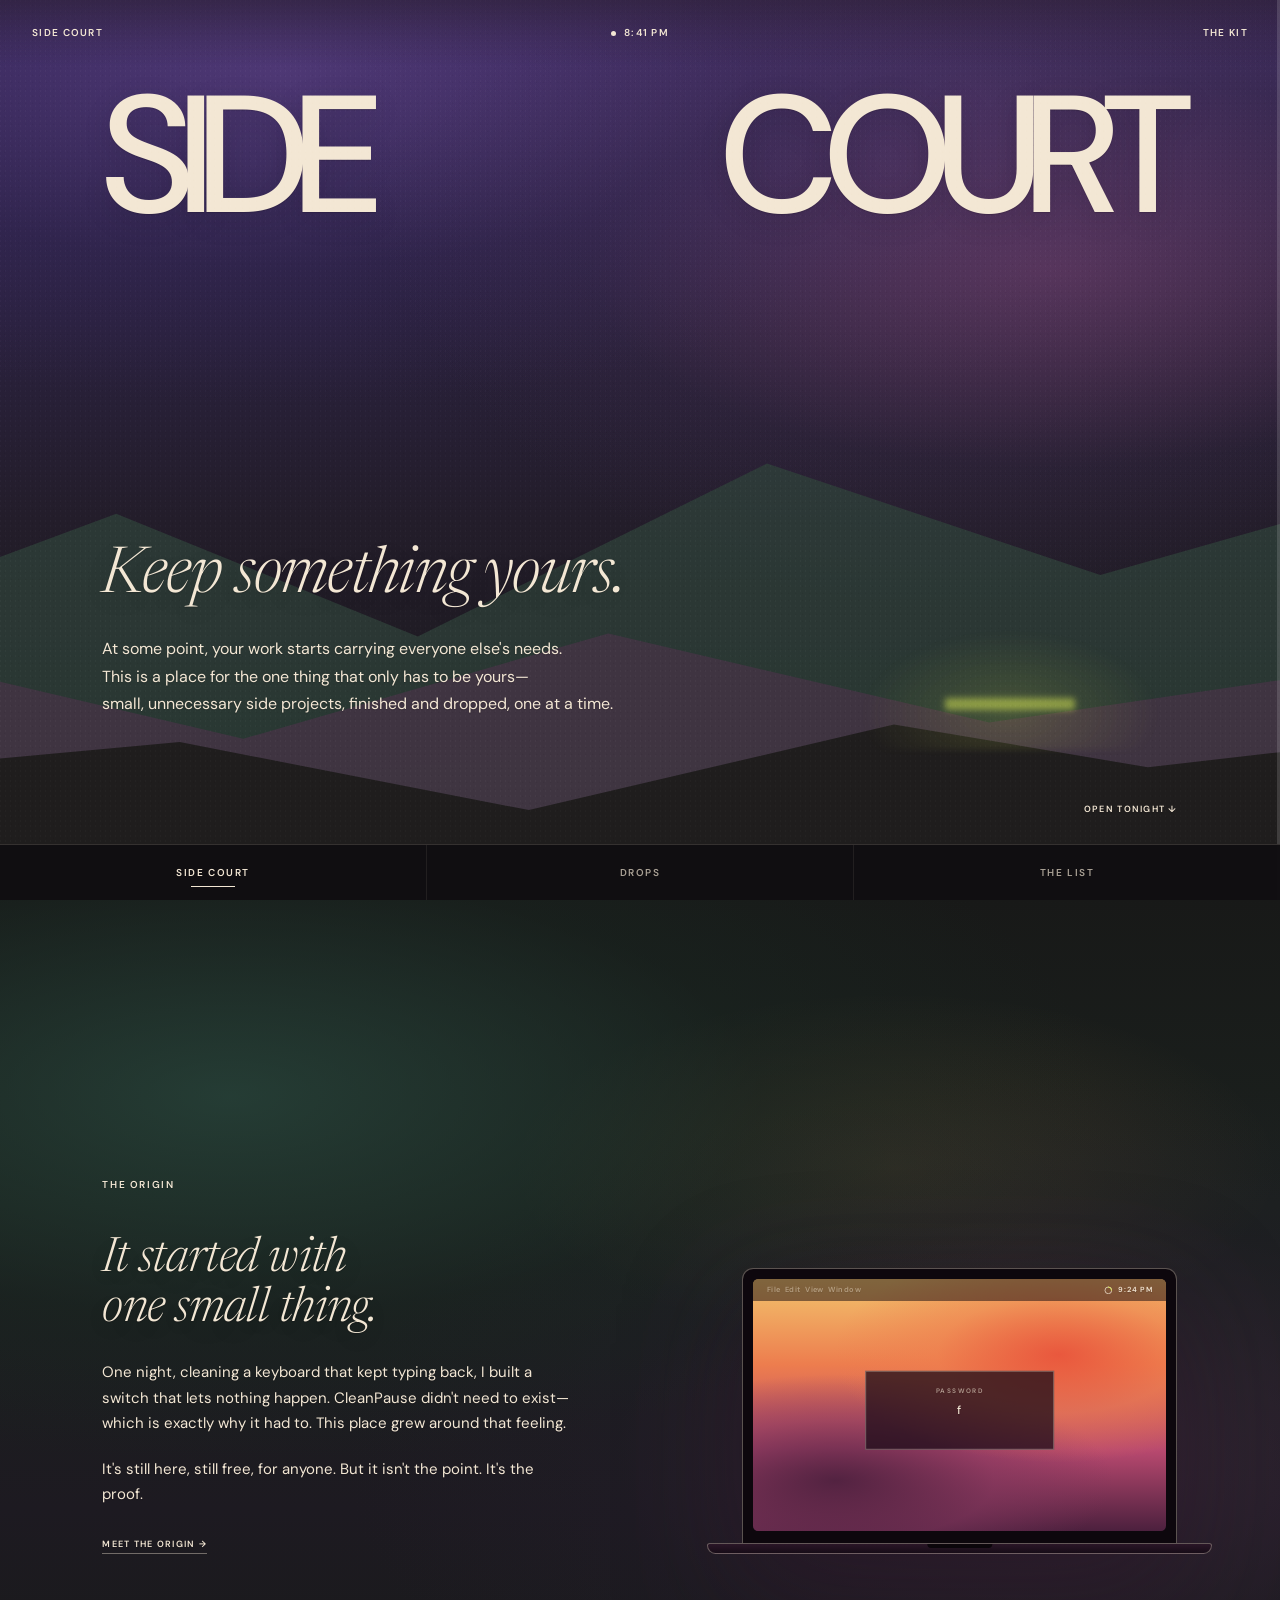
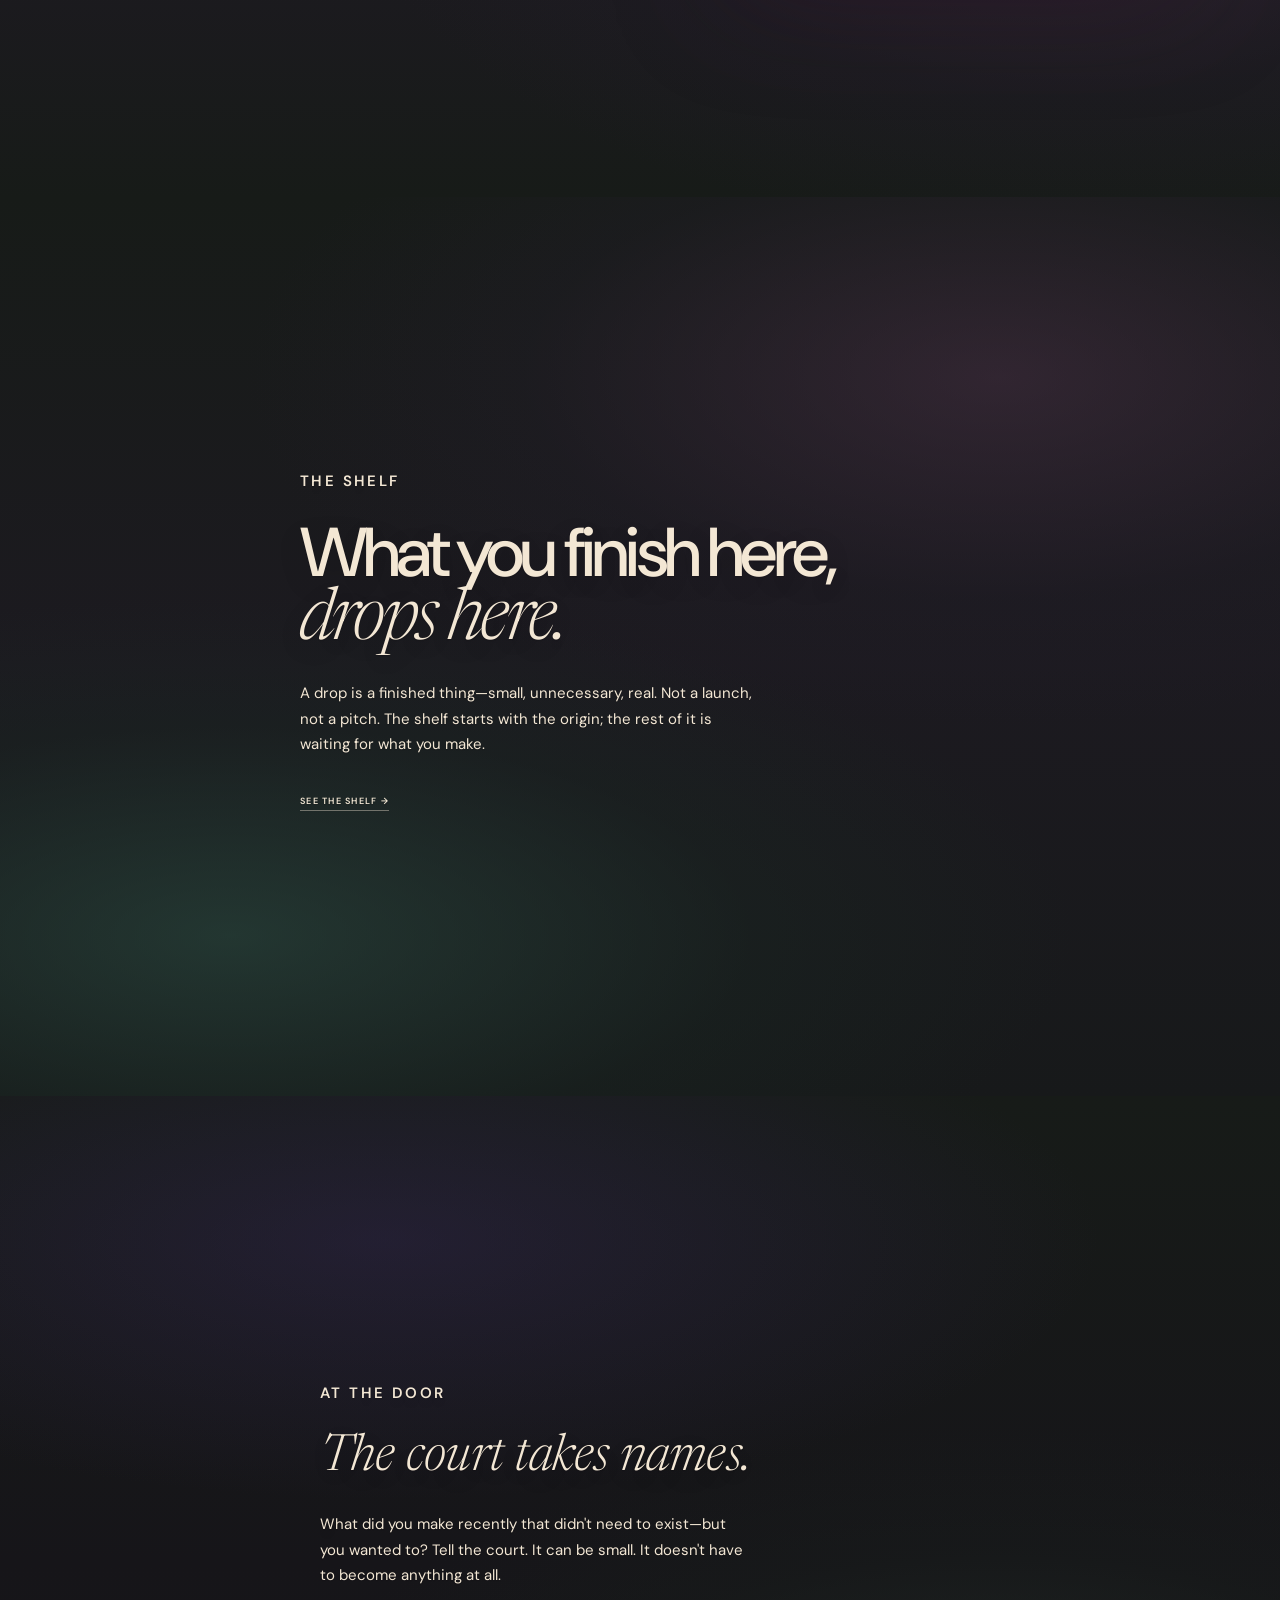
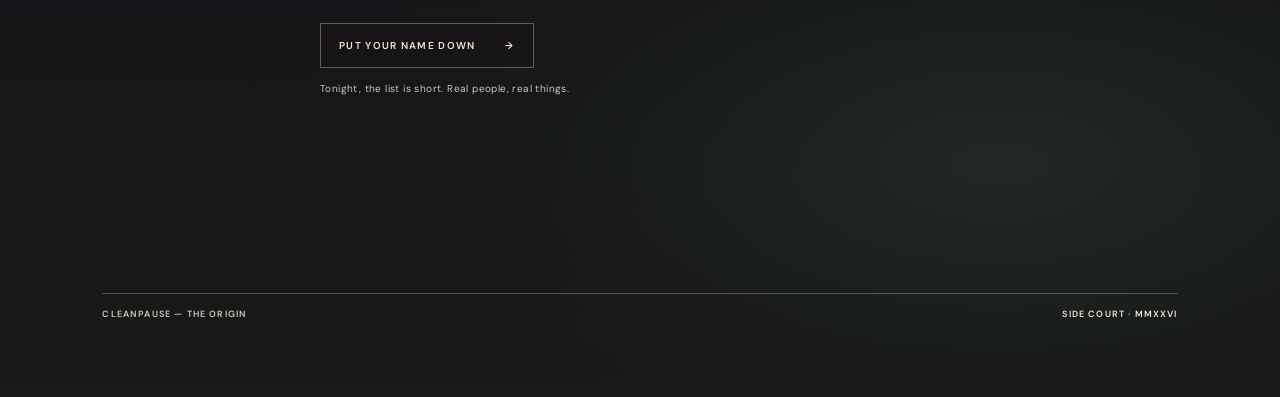
<file: index.html>
<!doctype html>
<html lang="en" data-court="side">
<head>
  <meta charset="utf-8">
  <meta name="viewport" content="width=device-width, initial-scale=1">
  <title>SIDE COURT — Keep something yours.</title>
  <meta name="description" content="SIDE COURT is a place for the thing you keep for yourself: small, unnecessary, finished side projects, dropped one at a time. Current drop: CleanPause, a free cleaning mode for Mac.">
  <link rel="canonical" href="https://m1nga.github.io/cleanpause/">
  <meta name="theme-color" content="#181918">

  <meta property="og:type" content="website">
  <meta property="og:site_name" content="SIDE COURT">
  <meta property="og:title" content="SIDE COURT — Keep something yours.">
  <meta property="og:description" content="A place for side projects, dropped one at a time. Current drop: CleanPause, free for Mac.">
  <meta property="og:url" content="https://m1nga.github.io/cleanpause/">
  <meta property="og:image" content="https://m1nga.github.io/cleanpause/assets/og-night.jpg">
  <meta property="og:image:width" content="1200">
  <meta property="og:image:height" content="630">
  <meta name="twitter:card" content="summary_large_image">
  <meta name="twitter:title" content="SIDE COURT — Keep something yours.">
  <meta name="twitter:description" content="A place for side projects, dropped one at a time. Current drop: CleanPause, free for Mac.">
  <meta name="twitter:image" content="https://m1nga.github.io/cleanpause/assets/og-night.jpg">

  <link rel="icon" href="assets/favicon.svg" type="image/svg+xml">
  <link rel="apple-touch-icon" href="assets/apple-touch-icon.png">

  <link rel="preconnect" href="https://fonts.googleapis.com">
  <link rel="preconnect" href="https://fonts.gstatic.com" crossorigin>
  <link rel="stylesheet" href="https://fonts.googleapis.com/css2?family=DM+Sans:opsz,wght@9..40,400;9..40,500;9..40,600&family=Newsreader:ital,opsz,wght@1,6..72,300&display=swap">
  <link rel="stylesheet" href="assets/site.css">
  <link rel="prefetch" href="drops/cleanpause/">
</head>
<body>

  <header class="topbar">
    <a href="./">SIDE COURT</a>
    <span class="time"><i></i><span id="time-value">8:41 PM</span></span>
    <a class="credit" href="kit/">THE KIT</a>
  </header>

  <main>
    <section class="scene h-gate" data-time="8:41 PM">
      <div class="night-landscape" aria-hidden="true">
        <i class="night-layer night-one"></i><i class="night-layer night-two"></i><i class="night-layer night-three"></i>
      </div>
      <div class="court-glow" aria-hidden="true"></div>
      <h1 class="sidecourt-head">
        <span>SIDE</span> <span>COURT</span>
      </h1>
      <div class="keep">
        <h2>Keep something yours.</h2>
        <p>At some point, your work starts carrying everyone else's needs.<br>
           This is a place for the one thing that only has to be yours—<br>
           small, unnecessary side projects, finished and dropped, one at a time.</p>
      </div>
      <p class="gate-foot">OPEN TONIGHT ↓</p>
    </section>

    <section class="scene h-drop h-origin" data-time="9:24 PM">
      <p class="kicker">THE ORIGIN</p>
      <div class="h-drop-inner">
        <div class="h-drop-left">
          <h2 class="origin-head">It started with<br>one small thing.</h2>
          <p class="blurb">One night, cleaning a keyboard that kept typing back,
             I built a switch that lets nothing happen. CleanPause didn't need
             to exist—which is exactly why it had to. This place grew around
             that feeling.</p>
          <p class="blurb">It's still here, still free, for anyone.
             But it isn't the point. It's the proof.</p>
          <a class="text-link" href="drops/cleanpause/">MEET THE ORIGIN →</a>
        </div>
        <div class="mac mac--a" id="mac" role="img"
             aria-label="CleanPause on a MacBook: accidental gibberish while wiping, then Start Cleaning Mode in the menu bar, then the black Don't React screen, then Okay, I'm back.">
          <div class="mac-screen">
            <div class="mac-view">
              <div class="mv-day" aria-hidden="true"></div>
              <div class="mv-pass" aria-hidden="true">
                <span class="mv-pass-label">PASSWORD</span>
                <span class="mv-pass-text" id="mv-pass-text"></span>
                <span class="mv-pass-err">Incorrect password.</span>
              </div>
              <div class="mv-menu" aria-hidden="true">
                <span class="active">Start Cleaning Mode</span>
                <span>Try for 6 Seconds…</span>
                <span>Quit CleanPause</span>
              </div>
              <div class="mv-black" aria-hidden="true">
                <div class="mv-black-copy">
                  <strong>DON'T REACT.</strong>
                  <em>I'm just cleaning you.</em>
                </div>
                <svg class="mv-ring" viewBox="0 0 30 30" aria-hidden="true">
                  <circle cx="15" cy="15" r="13" fill="none" stroke="rgba(243,231,212,.3)" stroke-width="1.2"/>
                  <circle class="mv-ring-arc" cx="15" cy="15" r="13" fill="none" stroke="#dceb55" stroke-width="1.6" stroke-linecap="round"/>
                </svg>
              </div>
              <div class="mv-toast" aria-hidden="true"><span>Okay. I'm back.</span></div>
              <div class="mac-menubar" aria-hidden="true">
                <span class="mb-left">File&ensp;Edit&ensp;View&ensp;Window</span>
                <span class="mb-right">
                  <svg viewBox="0 0 14 14" width="9" height="9" aria-hidden="true">
                    <circle cx="7" cy="7" r="5.4" fill="none" stroke="#f3e7d4" stroke-opacity=".85" stroke-width="1.4"/>
                    <path d="M7 1.6 a5.4 5.4 0 0 1 5.4 5.4" fill="none" stroke="#dceb55" stroke-width="1.4" stroke-linecap="round"/>
                  </svg>
                  <span>9:24 PM</span>
                </span>
              </div>
            </div>
          </div>
          <div class="mac-base"></div>
        </div>
      </div>
    </section>

    <section class="scene h-shelf" data-time="10:02 PM">
      <div class="shelf-pitch">
        <p class="kicker">THE SHELF</p>
        <h2>What you finish here,<br><em>drops here.</em></h2>
        <p>A drop is a finished thing—small, unnecessary, real.
           Not a launch, not a pitch. The shelf starts with the origin;
           the rest of it is waiting for what you make.</p>
        <a class="text-link" href="drops/">SEE THE SHELF →</a>
      </div>
    </section>

    <section class="scene h-court" data-time="10:45 PM">
      <div class="sc-court-inner">
        <p class="kicker">AT THE DOOR</p>
        <h2>The court takes names.</h2>
        <p>What did you make recently that didn't need to exist—but you
           wanted to? Tell the court. It can be small. It doesn't have
           to become anything at all.</p>
        <a class="court-write" href="list/">
          <span>PUT YOUR NAME DOWN</span><span aria-hidden="true">→</span>
        </a>
        <span class="court-small">Tonight, the list is short. Real people, real things.</span>
      </div>
      <footer class="sc-foot">
        <a href="drops/cleanpause/">CLEANPAUSE — THE ORIGIN</a>
        <span>SIDE COURT · MMXXVI</span>
      </footer>
    </section>
  </main>

  <nav class="rail" aria-label="Site">
    <a href="./" aria-current="page">SIDE COURT</a>
    <a href="drops/">DROPS</a>
    <a href="list/">THE LIST</a>
  </nav>

  <div class="progress" aria-hidden="true"><i id="progress-bar"></i></div>

  <script src="assets/site.js" defer></script>
</body>
</html>
</file>
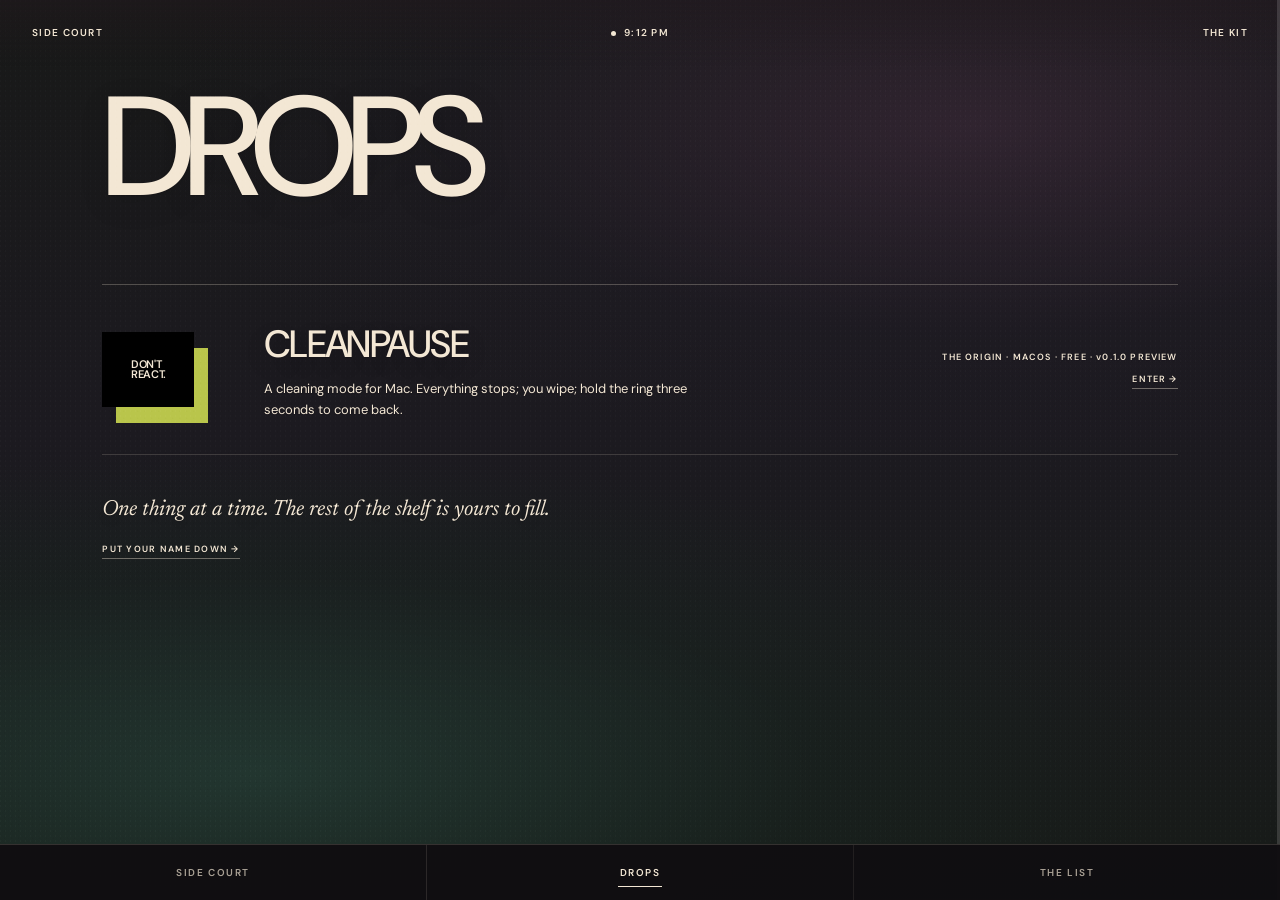
<file: drops/index.html>
<!doctype html>
<html lang="en" data-court="side">
<head>
  <meta charset="utf-8">
  <meta name="viewport" content="width=device-width, initial-scale=1">
  <title>DROPS — SIDE COURT</title>
  <meta name="description" content="Things made on SIDE COURT: small, unnecessary, finished. Current drop: CleanPause, a free cleaning mode for Mac.">
  <link rel="canonical" href="https://m1nga.github.io/cleanpause/drops/">
  <meta name="theme-color" content="#181918">

  <meta property="og:type" content="website">
  <meta property="og:site_name" content="SIDE COURT">
  <meta property="og:title" content="DROPS — SIDE COURT">
  <meta property="og:description" content="Things made on SIDE COURT, one at a time. Current drop: CleanPause, free for Mac.">
  <meta property="og:url" content="https://m1nga.github.io/cleanpause/drops/">
  <meta property="og:image" content="https://m1nga.github.io/cleanpause/assets/og-night.jpg">
  <meta name="twitter:card" content="summary_large_image">

  <link rel="icon" href="../assets/favicon.svg" type="image/svg+xml">
  <link rel="apple-touch-icon" href="../assets/apple-touch-icon.png">

  <link rel="preconnect" href="https://fonts.googleapis.com">
  <link rel="preconnect" href="https://fonts.gstatic.com" crossorigin>
  <link rel="stylesheet" href="https://fonts.googleapis.com/css2?family=DM+Sans:opsz,wght@9..40,400;9..40,500;9..40,600&family=Newsreader:ital,opsz,wght@1,6..72,300&display=swap">
  <link rel="stylesheet" href="../assets/site.css">
  <link rel="prefetch" href="cleanpause/">
</head>
<body>

  <header class="topbar">
    <a href="../">SIDE COURT</a>
    <span class="time"><i></i><span id="time-value">9:12 PM</span></span>
    <a class="credit" href="../kit/">THE KIT</a>
  </header>

  <main>
    <section class="scene d-shelf" data-time="9:12 PM">
      <h1 class="page-head"><span>DROPS</span></h1>
      <div class="shelf">
        <a class="shelf-row" href="cleanpause/">
          <span class="shelf-card" aria-hidden="true"><span>DON'T<br>REACT.</span></span>
          <span class="shelf-info">
            <h2>CLEANPAUSE</h2>
            <p>A cleaning mode for Mac. Everything stops; you wipe;
               hold the ring three seconds to come back.</p>
          </span>
          <span class="shelf-meta">
            <span>THE ORIGIN · MACOS · FREE · v0.1.0 PREVIEW</span>
            <span class="go">ENTER →</span>
          </span>
        </a>
      </div>
      <p class="one-thing">One thing at a time. The rest of the shelf is yours to fill.</p>
      <a class="text-link" style="margin-top:22px;display:inline-block" href="../list/">PUT YOUR NAME DOWN →</a>
    </section>
  </main>

  <nav class="rail" aria-label="Site">
    <a href="../">SIDE COURT</a>
    <a href="./" aria-current="page">DROPS</a>
    <a href="../list/">THE LIST</a>
  </nav>

  <div class="progress" aria-hidden="true"><i id="progress-bar"></i></div>

  <script src="../assets/site.js" defer></script>
</body>
</html>
</file>
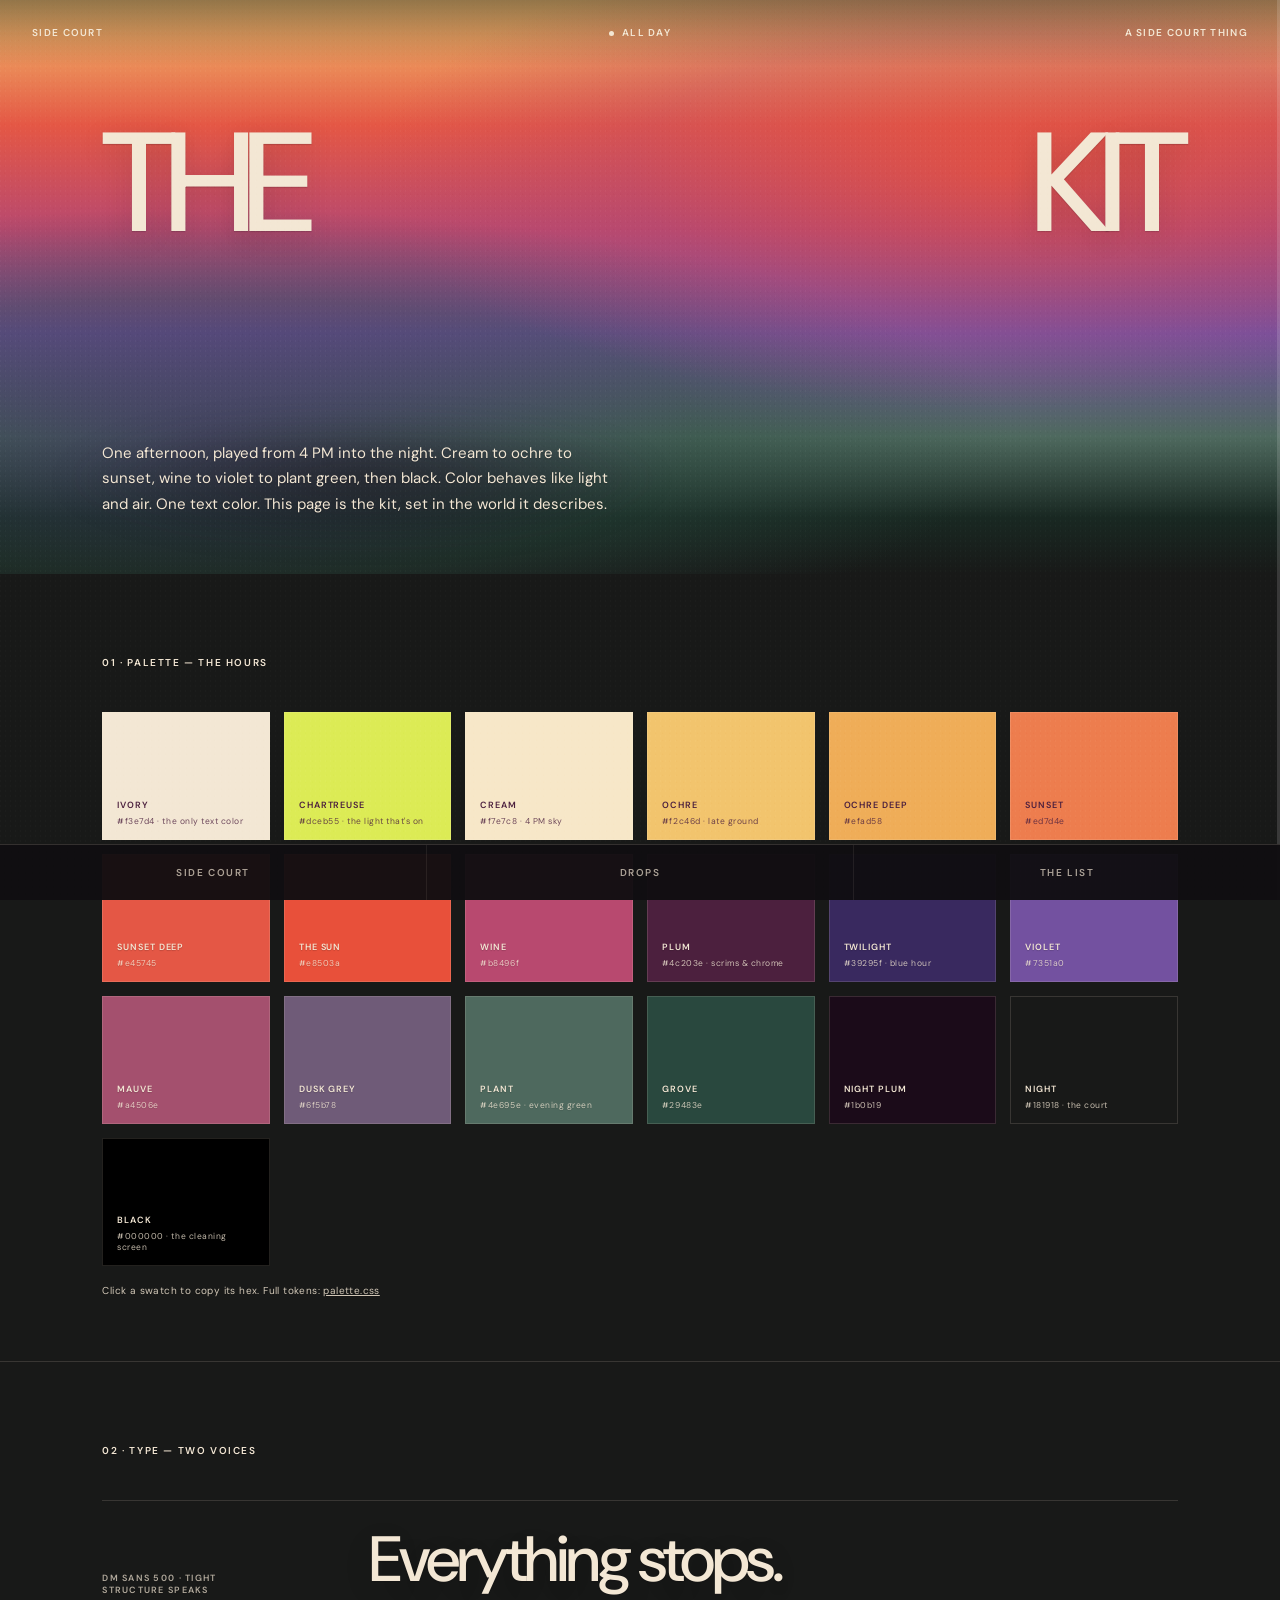
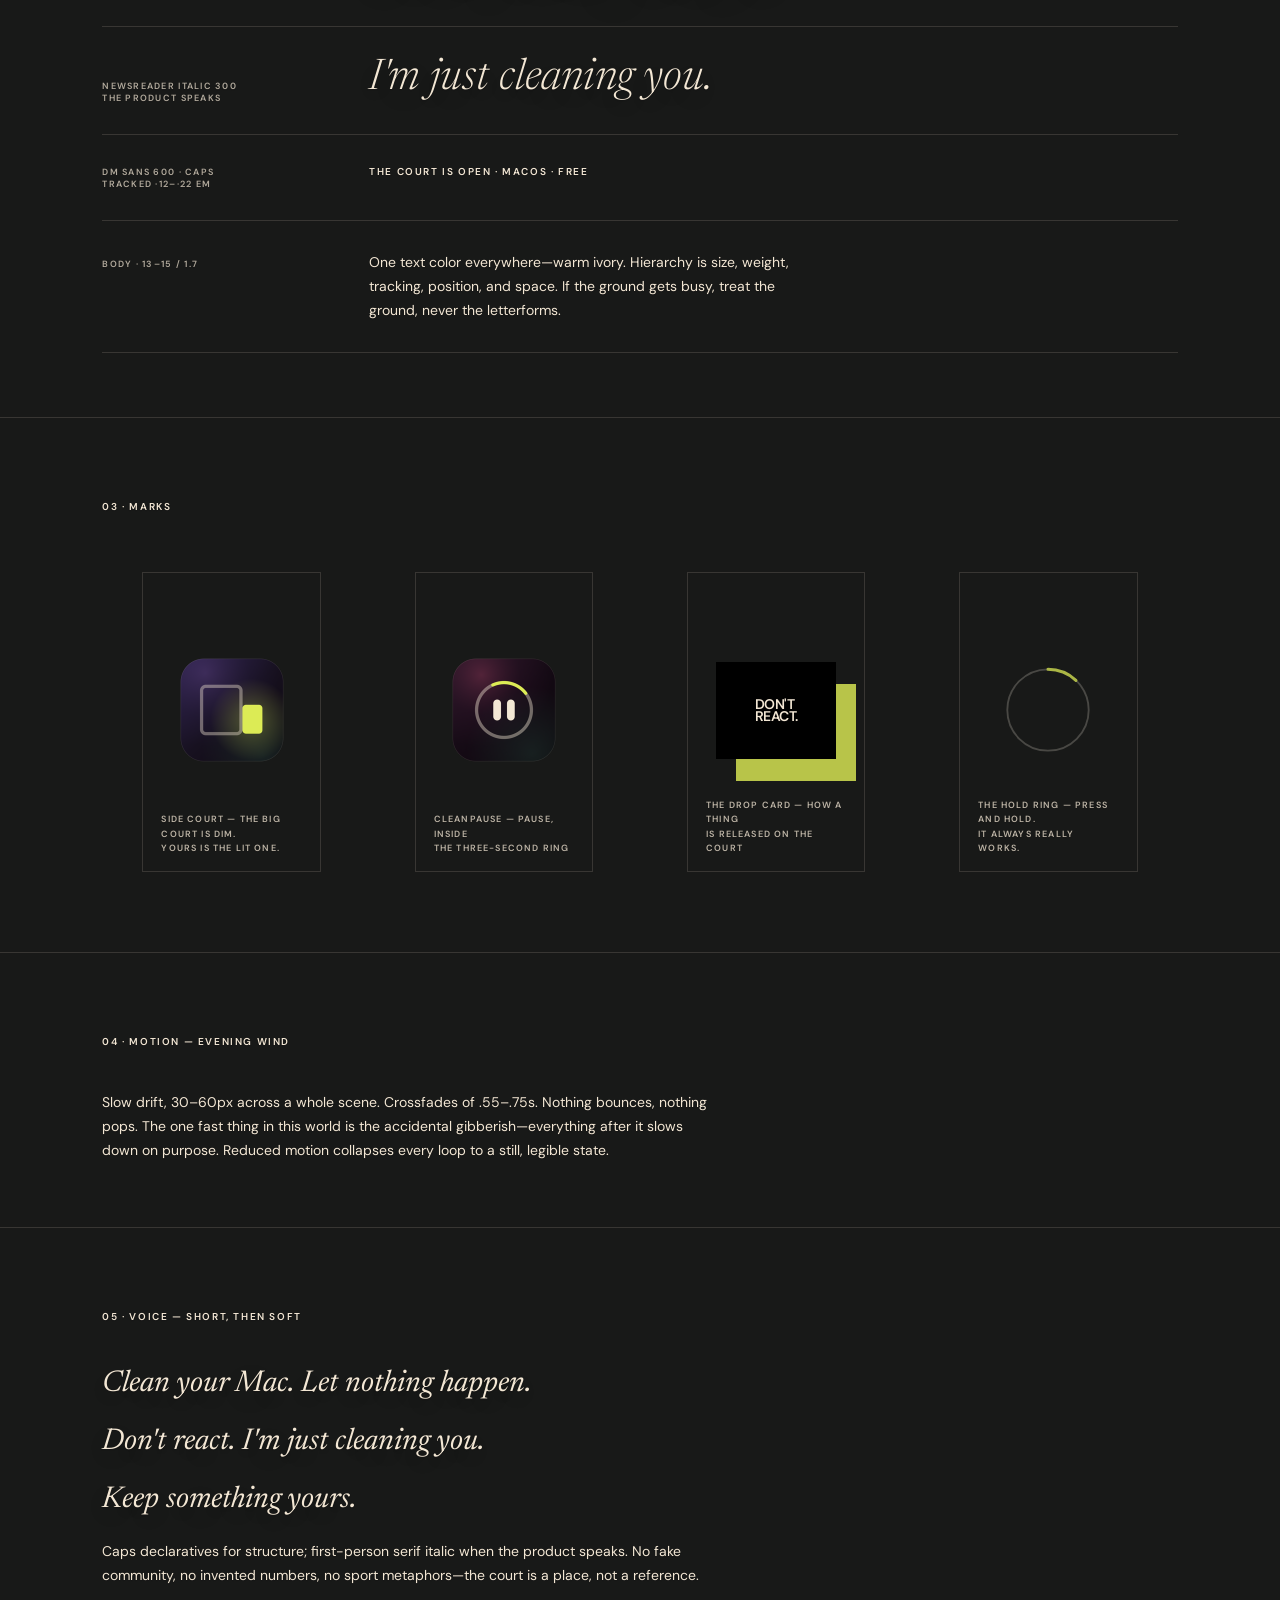
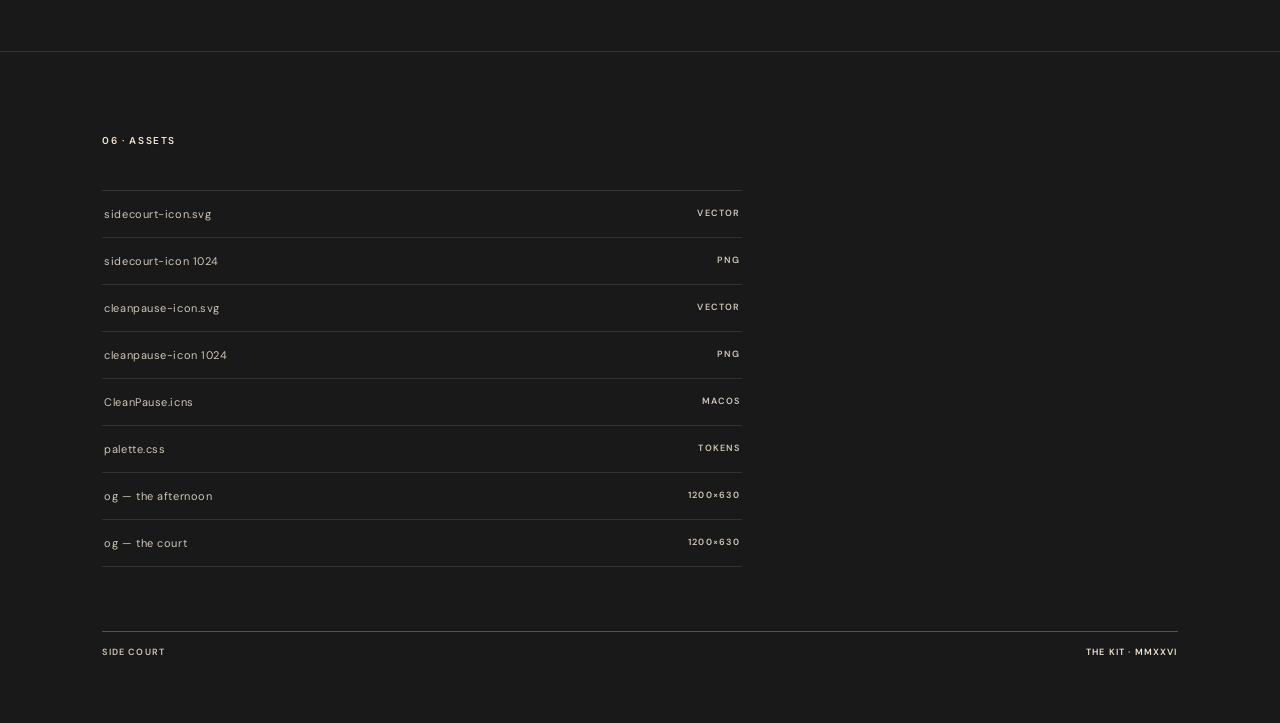
<file: kit/index.html>
<!doctype html>
<html lang="en" data-court="side">
<head>
  <meta charset="utf-8">
  <meta name="viewport" content="width=device-width, initial-scale=1">
  <title>THE KIT — SIDE COURT</title>
  <meta name="description" content="The SIDE COURT design kit: the late-court palette, the two typefaces, the marks, the motion rules, and every asset — presented in the world they belong to.">
  <link rel="canonical" href="https://m1nga.github.io/cleanpause/kit/">
  <meta name="theme-color" content="#181918">

  <meta property="og:type" content="website">
  <meta property="og:site_name" content="SIDE COURT">
  <meta property="og:title" content="THE KIT — SIDE COURT">
  <meta property="og:description" content="Palette, type, marks, motion, voice. The whole visual world, documented in itself.">
  <meta property="og:url" content="https://m1nga.github.io/cleanpause/kit/">
  <meta property="og:image" content="https://m1nga.github.io/cleanpause/assets/og-night.jpg">
  <meta name="twitter:card" content="summary_large_image">

  <link rel="icon" href="../assets/favicon.svg" type="image/svg+xml">
  <link rel="apple-touch-icon" href="../assets/apple-touch-icon.png">

  <link rel="preconnect" href="https://fonts.googleapis.com">
  <link rel="preconnect" href="https://fonts.gstatic.com" crossorigin>
  <link rel="stylesheet" href="https://fonts.googleapis.com/css2?family=DM+Sans:opsz,wght@9..40,400;9..40,500;9..40,600&family=Newsreader:ital,opsz,wght@1,6..72,300&display=swap">
  <link rel="stylesheet" href="../assets/site.css">
</head>
<body>

  <header class="topbar">
    <a href="../">SIDE COURT</a>
    <span class="time"><i></i><span id="time-value">ALL DAY</span></span>
    <a class="credit" href="../">A SIDE COURT THING</a>
  </header>

  <main>
    <section class="scene k-head" data-time="ALL DAY">
      <h1 class="page-head"><span>THE</span> <span>KIT</span></h1>
      <p class="k-intro">One afternoon, played from 4 PM into the night.
         Cream to ochre to sunset, wine to violet to plant green, then black.
         Color behaves like light and air. One text color. This page is the kit,
         set in the world it describes.</p>
    </section>

    <section class="scene k-section" id="palette">
      <p class="kicker">01 · PALETTE — THE HOURS</p>
      <div class="swatches" id="swatches">
        <div class="swatch on-light" style="background:#f3e7d4" data-hex="#f3e7d4"><span>IVORY</span><small>#f3e7d4 · the only text color</small></div>
        <div class="swatch on-light" style="background:#dceb55" data-hex="#dceb55"><span>CHARTREUSE</span><small>#dceb55 · the light that's on</small></div>
        <div class="swatch on-light" style="background:#f7e7c8" data-hex="#f7e7c8"><span>CREAM</span><small>#f7e7c8 · 4 PM sky</small></div>
        <div class="swatch on-light" style="background:#f2c46d" data-hex="#f2c46d"><span>OCHRE</span><small>#f2c46d · late ground</small></div>
        <div class="swatch on-light" style="background:#efad58" data-hex="#efad58"><span>OCHRE DEEP</span><small>#efad58</small></div>
        <div class="swatch on-light" style="background:#ed7d4e" data-hex="#ed7d4e"><span>SUNSET</span><small>#ed7d4e</small></div>
        <div class="swatch" style="background:#e45745" data-hex="#e45745"><span>SUNSET DEEP</span><small>#e45745</small></div>
        <div class="swatch" style="background:#e8503a" data-hex="#e8503a"><span>THE SUN</span><small>#e8503a</small></div>
        <div class="swatch" style="background:#b8496f" data-hex="#b8496f"><span>WINE</span><small>#b8496f</small></div>
        <div class="swatch" style="background:#4c203e" data-hex="#4c203e"><span>PLUM</span><small>#4c203e · scrims &amp; chrome</small></div>
        <div class="swatch" style="background:#39295f" data-hex="#39295f"><span>TWILIGHT</span><small>#39295f · blue hour</small></div>
        <div class="swatch" style="background:#7351a0" data-hex="#7351a0"><span>VIOLET</span><small>#7351a0</small></div>
        <div class="swatch" style="background:#a4506e" data-hex="#a4506e"><span>MAUVE</span><small>#a4506e</small></div>
        <div class="swatch" style="background:#6f5b78" data-hex="#6f5b78"><span>DUSK GREY</span><small>#6f5b78</small></div>
        <div class="swatch" style="background:#4e695e" data-hex="#4e695e"><span>PLANT</span><small>#4e695e · evening green</small></div>
        <div class="swatch" style="background:#29483e" data-hex="#29483e"><span>GROVE</span><small>#29483e</small></div>
        <div class="swatch" style="background:#1b0b19" data-hex="#1b0b19"><span>NIGHT PLUM</span><small>#1b0b19</small></div>
        <div class="swatch" style="background:#181918" data-hex="#181918"><span>NIGHT</span><small>#181918 · the court</small></div>
        <div class="swatch" style="background:#000000" data-hex="#000000"><span>BLACK</span><small>#000000 · the cleaning screen</small></div>
      </div>
      <span class="court-small" style="margin-top:18px">Click a swatch to copy its hex. Full tokens: <a href="palette.css" style="color:inherit">palette.css</a></span>
    </section>

    <section class="scene k-section" id="type">
      <p class="kicker">02 · TYPE — TWO VOICES</p>
      <div class="specimen">
        <span class="sp-label">DM SANS 500 · TIGHT<br>STRUCTURE SPEAKS</span>
        <span class="sp-display">Everything stops.</span>
      </div>
      <div class="specimen">
        <span class="sp-label">NEWSREADER ITALIC 300<br>THE PRODUCT SPEAKS</span>
        <span class="sp-serif">I'm just cleaning you.</span>
      </div>
      <div class="specimen">
        <span class="sp-label">DM SANS 600 · CAPS<br>TRACKED ·12–·22 EM</span>
        <span class="sp-label-demo">THE COURT IS OPEN · MACOS · FREE</span>
      </div>
      <div class="specimen">
        <span class="sp-label">BODY · 13–15 / 1.7</span>
        <span class="sp-body">One text color everywhere—warm ivory. Hierarchy is size,
          weight, tracking, position, and space. If the ground gets busy,
          treat the ground, never the letterforms.</span>
      </div>
    </section>

    <section class="scene k-section" id="marks">
      <p class="kicker">03 · MARKS</p>
      <div class="marks">
        <figure class="mark-tile">
          <img src="icon/sidecourt-256.png" alt="SIDE COURT icon: a dim outlined court and a small lit court" width="128" height="128">
          <figcaption>SIDE COURT — THE BIG COURT IS DIM.<br>YOURS IS THE LIT ONE.</figcaption>
        </figure>
        <figure class="mark-tile">
          <img src="icon/icon-256.png" alt="CleanPause icon: hold ring with chartreuse arc and pause bars" width="128" height="128">
          <figcaption>CLEANPAUSE — PAUSE, INSIDE<br>THE THREE-SECOND RING</figcaption>
        </figure>
        <figure class="mark-tile">
          <span class="drop-black" aria-hidden="true"><span>DON'T<br>REACT.</span></span>
          <figcaption>THE DROP CARD — HOW A THING<br>IS RELEASED ON THE COURT</figcaption>
        </figure>
        <figure class="mark-tile">
          <button class="unlock" id="unlock" aria-label="Press and hold for three seconds">
            <svg viewBox="0 0 56 56" aria-hidden="true">
              <circle class="u-base" cx="28" cy="28" r="26.5"></circle>
              <circle class="u-arc" id="unlock-arc" cx="28" cy="28" r="26.5"></circle>
            </svg>
          </button>
          <figcaption id="black-note">THE HOLD RING — PRESS AND HOLD.<br>IT ALWAYS REALLY WORKS.</figcaption>
        </figure>
      </div>
    </section>

    <section class="scene k-section" id="motion">
      <p class="kicker">04 · MOTION — EVENING WIND</p>
      <div class="k-lines">
        <p>Slow drift, 30–60px across a whole scene. Crossfades of .55–.75s.
           Nothing bounces, nothing pops. The one fast thing in this world is the
           accidental gibberish—everything after it slows down on purpose.
           Reduced motion collapses every loop to a still, legible state.</p>
      </div>
    </section>

    <section class="scene k-section" id="voice">
      <p class="kicker">05 · VOICE — SHORT, THEN SOFT</p>
      <div class="k-lines">
        <p class="voice-line">Clean your Mac. Let nothing happen.</p>
        <p class="voice-line">Don't react. I'm just cleaning you.</p>
        <p class="voice-line">Keep something yours.</p>
        <p>Caps declaratives for structure; first-person serif italic when the
           product speaks. No fake community, no invented numbers, no sport
           metaphors—the court is a place, not a reference.</p>
      </div>
    </section>

    <section class="scene k-section" id="assets">
      <p class="kicker">06 · ASSETS</p>
      <div class="dl-list">
        <a href="icon/sidecourt-icon.svg" download><span>sidecourt-icon.svg</span><span>VECTOR</span></a>
        <a href="icon/sidecourt-1024.png" download><span>sidecourt-icon 1024</span><span>PNG</span></a>
        <a href="icon/cleanpause-icon.svg" download><span>cleanpause-icon.svg</span><span>VECTOR</span></a>
        <a href="icon/icon-1024.png" download><span>cleanpause-icon 1024</span><span>PNG</span></a>
        <a href="icon/CleanPause.icns" download><span>CleanPause.icns</span><span>MACOS</span></a>
        <a href="palette.css" download><span>palette.css</span><span>TOKENS</span></a>
        <a href="../assets/og.jpg" download><span>og — the afternoon</span><span>1200×630</span></a>
        <a href="../assets/og-night.jpg" download><span>og — the court</span><span>1200×630</span></a>
      </div>
      <footer class="sc-foot" style="position:static;margin-top:64px">
        <a href="../">SIDE COURT</a>
        <span>THE KIT · MMXXVI</span>
      </footer>
    </section>
  </main>

  <nav class="rail" aria-label="Site">
    <a href="../">SIDE COURT</a>
    <a href="../drops/">DROPS</a>
    <a href="../list/">THE LIST</a>
  </nav>

  <div class="progress" aria-hidden="true"><i id="progress-bar"></i></div>

  <script src="../assets/site.js" defer></script>
  <script>
    document.querySelectorAll(".swatch").forEach((sw) => {
      sw.addEventListener("click", async () => {
        try { await navigator.clipboard.writeText(sw.dataset.hex); } catch (e) { return; }
        const label = sw.querySelector("small");
        const prev = label.textContent;
        label.textContent = "COPIED";
        setTimeout(() => { label.textContent = prev; }, 1200);
      });
    });
  </script>
</body>
</html>
</file>
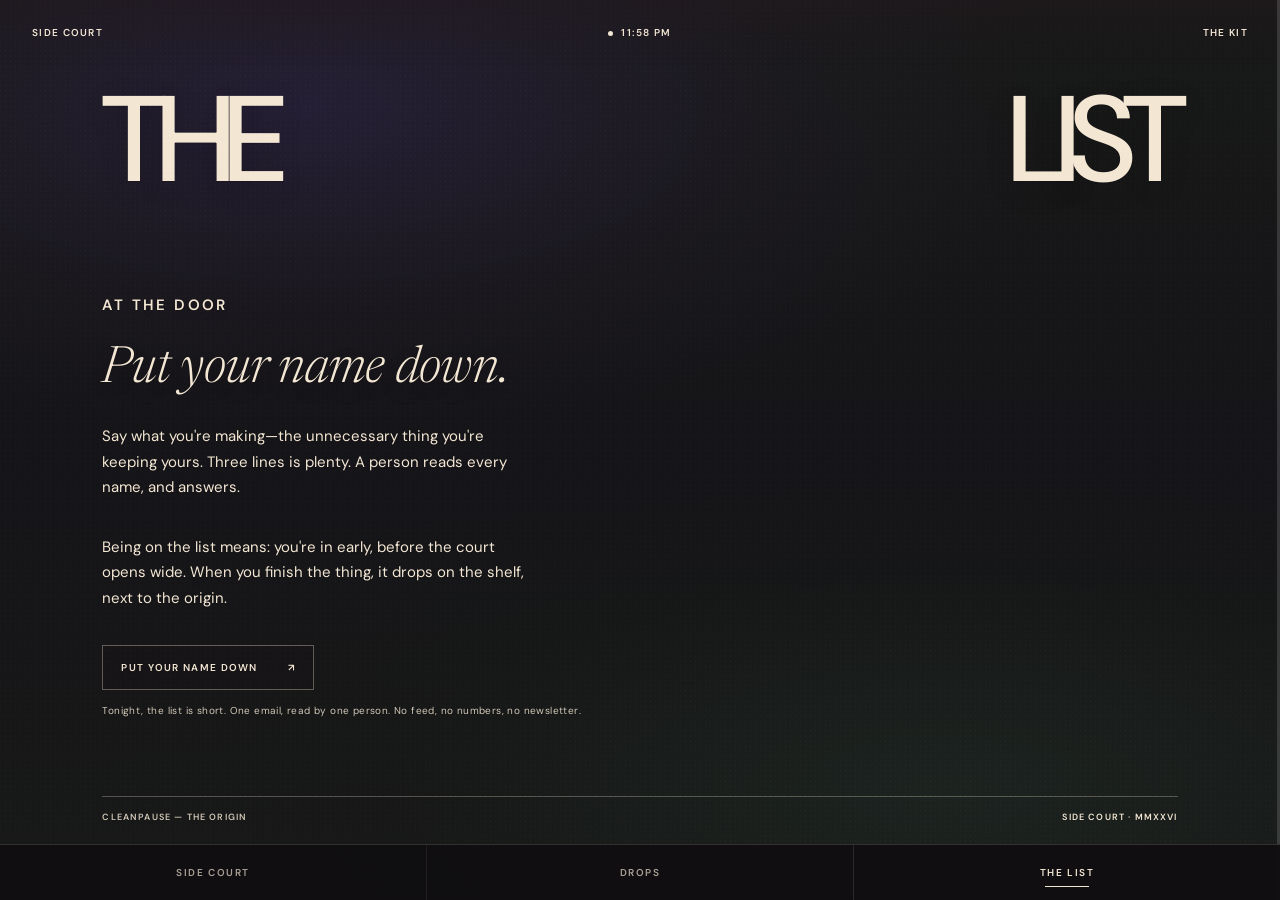
<file: list/index.html>
<!doctype html>
<html lang="en" data-court="side">
<head>
  <meta charset="utf-8">
  <meta name="viewport" content="width=device-width, initial-scale=1">
  <title>THE LIST — SIDE COURT</title>
  <meta name="description" content="Put your name down at the door of SIDE COURT. Say what you're making that doesn't need to exist. A person reads every name; what you finish drops on the shelf.">
  <link rel="canonical" href="https://m1nga.github.io/cleanpause/list/">
  <meta name="theme-color" content="#181918">

  <meta property="og:type" content="website">
  <meta property="og:site_name" content="SIDE COURT">
  <meta property="og:title" content="THE LIST — SIDE COURT">
  <meta property="og:description" content="Tonight, the list is short. Put your name down.">
  <meta property="og:url" content="https://m1nga.github.io/cleanpause/list/">
  <meta property="og:image" content="https://m1nga.github.io/cleanpause/assets/og-night.jpg">
  <meta name="twitter:card" content="summary_large_image">

  <link rel="icon" href="../assets/favicon.svg" type="image/svg+xml">
  <link rel="apple-touch-icon" href="../assets/apple-touch-icon.png">

  <link rel="preconnect" href="https://fonts.googleapis.com">
  <link rel="preconnect" href="https://fonts.gstatic.com" crossorigin>
  <link rel="stylesheet" href="https://fonts.googleapis.com/css2?family=DM+Sans:opsz,wght@9..40,400;9..40,500;9..40,600&family=Newsreader:ital,opsz,wght@1,6..72,300&display=swap">
  <link rel="stylesheet" href="../assets/site.css">
</head>
<body>

  <header class="topbar">
    <a href="../">SIDE COURT</a>
    <span class="time"><i></i><span id="time-value">11:58 PM</span></span>
    <a class="credit" href="../kit/">THE KIT</a>
  </header>

  <main>
    <section class="scene o-court" data-time="11:58 PM">
      <h1 class="page-head"><span>THE</span> <span>LIST</span></h1>
      <div class="sc-court-inner">
        <p class="kicker">AT THE DOOR</p>
        <h2>Put your name down.</h2>
        <p>Say what you're making—the unnecessary thing you're keeping yours.
           Three lines is plenty. A person reads every name, and answers.</p>
        <p>Being on the list means: you're in early, before the court opens wide.
           When you finish the thing, it drops on the shelf, next to the origin.</p>
        <a class="court-write" href="mailto:ming4uk@gmail.com?subject=THE%20LIST%20%E2%80%94%20my%20name%20and%20what%20I%27m%20making">
          <span>PUT YOUR NAME DOWN</span><span aria-hidden="true">↗</span>
        </a>
        <span class="court-small">Tonight, the list is short. One email, read by one person.
          No feed, no numbers, no newsletter.</span>
      </div>
      <footer class="sc-foot">
        <a href="../drops/cleanpause/">CLEANPAUSE — THE ORIGIN</a>
        <span>SIDE COURT · MMXXVI</span>
      </footer>
    </section>
  </main>

  <nav class="rail" aria-label="Site">
    <a href="../">SIDE COURT</a>
    <a href="../drops/">DROPS</a>
    <a href="./" aria-current="page">THE LIST</a>
  </nav>

  <div class="progress" aria-hidden="true"><i id="progress-bar"></i></div>

  <script src="../assets/site.js" defer></script>
</body>
</html>
</file>
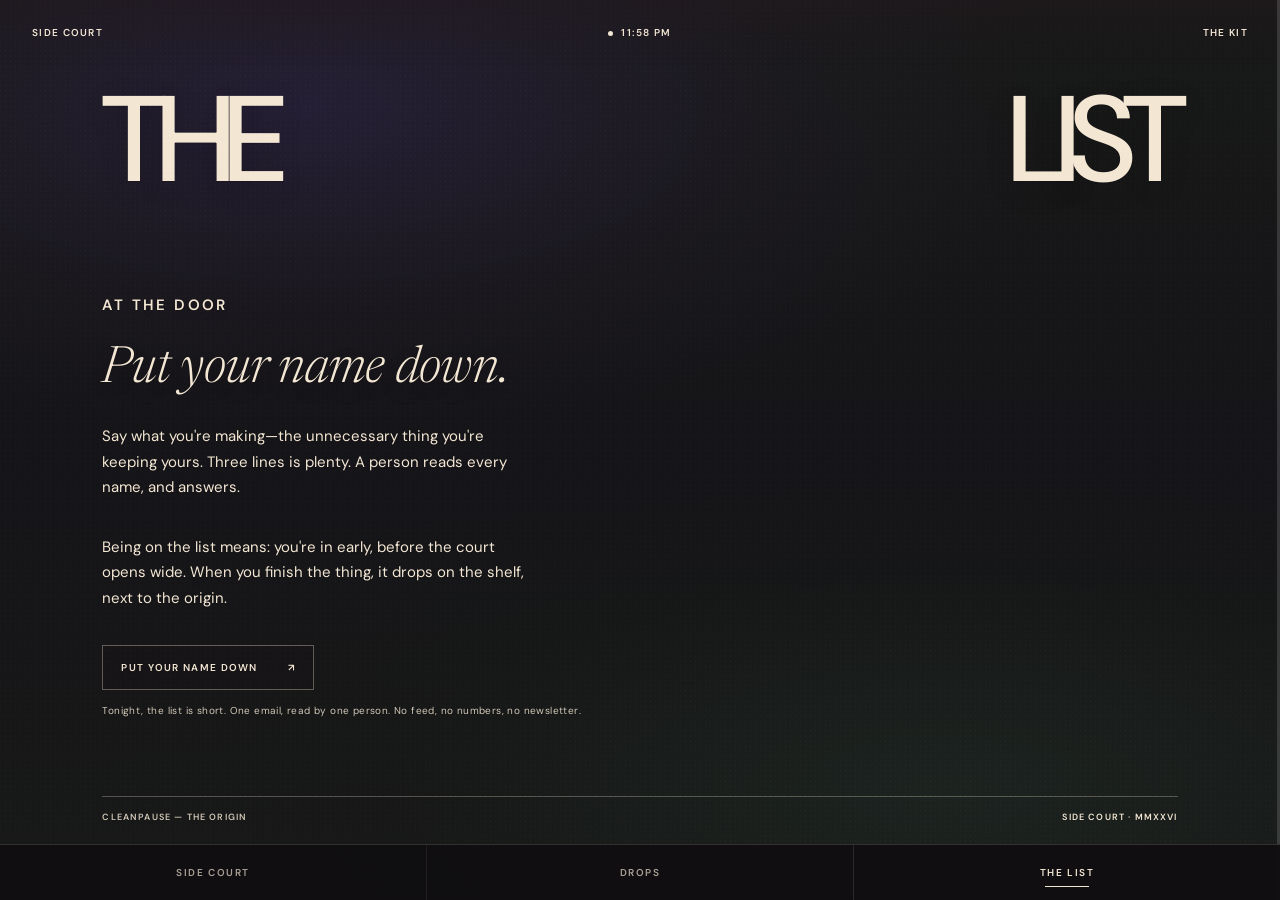
<file: open-court/index.html>
<!doctype html>
<html lang="en">
<head>
  <meta charset="utf-8">
  <meta http-equiv="refresh" content="0; url=../list/">
  <link rel="canonical" href="https://m1nga.github.io/cleanpause/list/">
  <title>THE LIST — SIDE COURT</title>
  <style>html{background:#181918}</style>
</head>
<body>
  <a href="../list/" style="color:#f3e7d4;font-family:sans-serif;font-size:12px">THE LIST →</a>
</body>
</html>
</file>
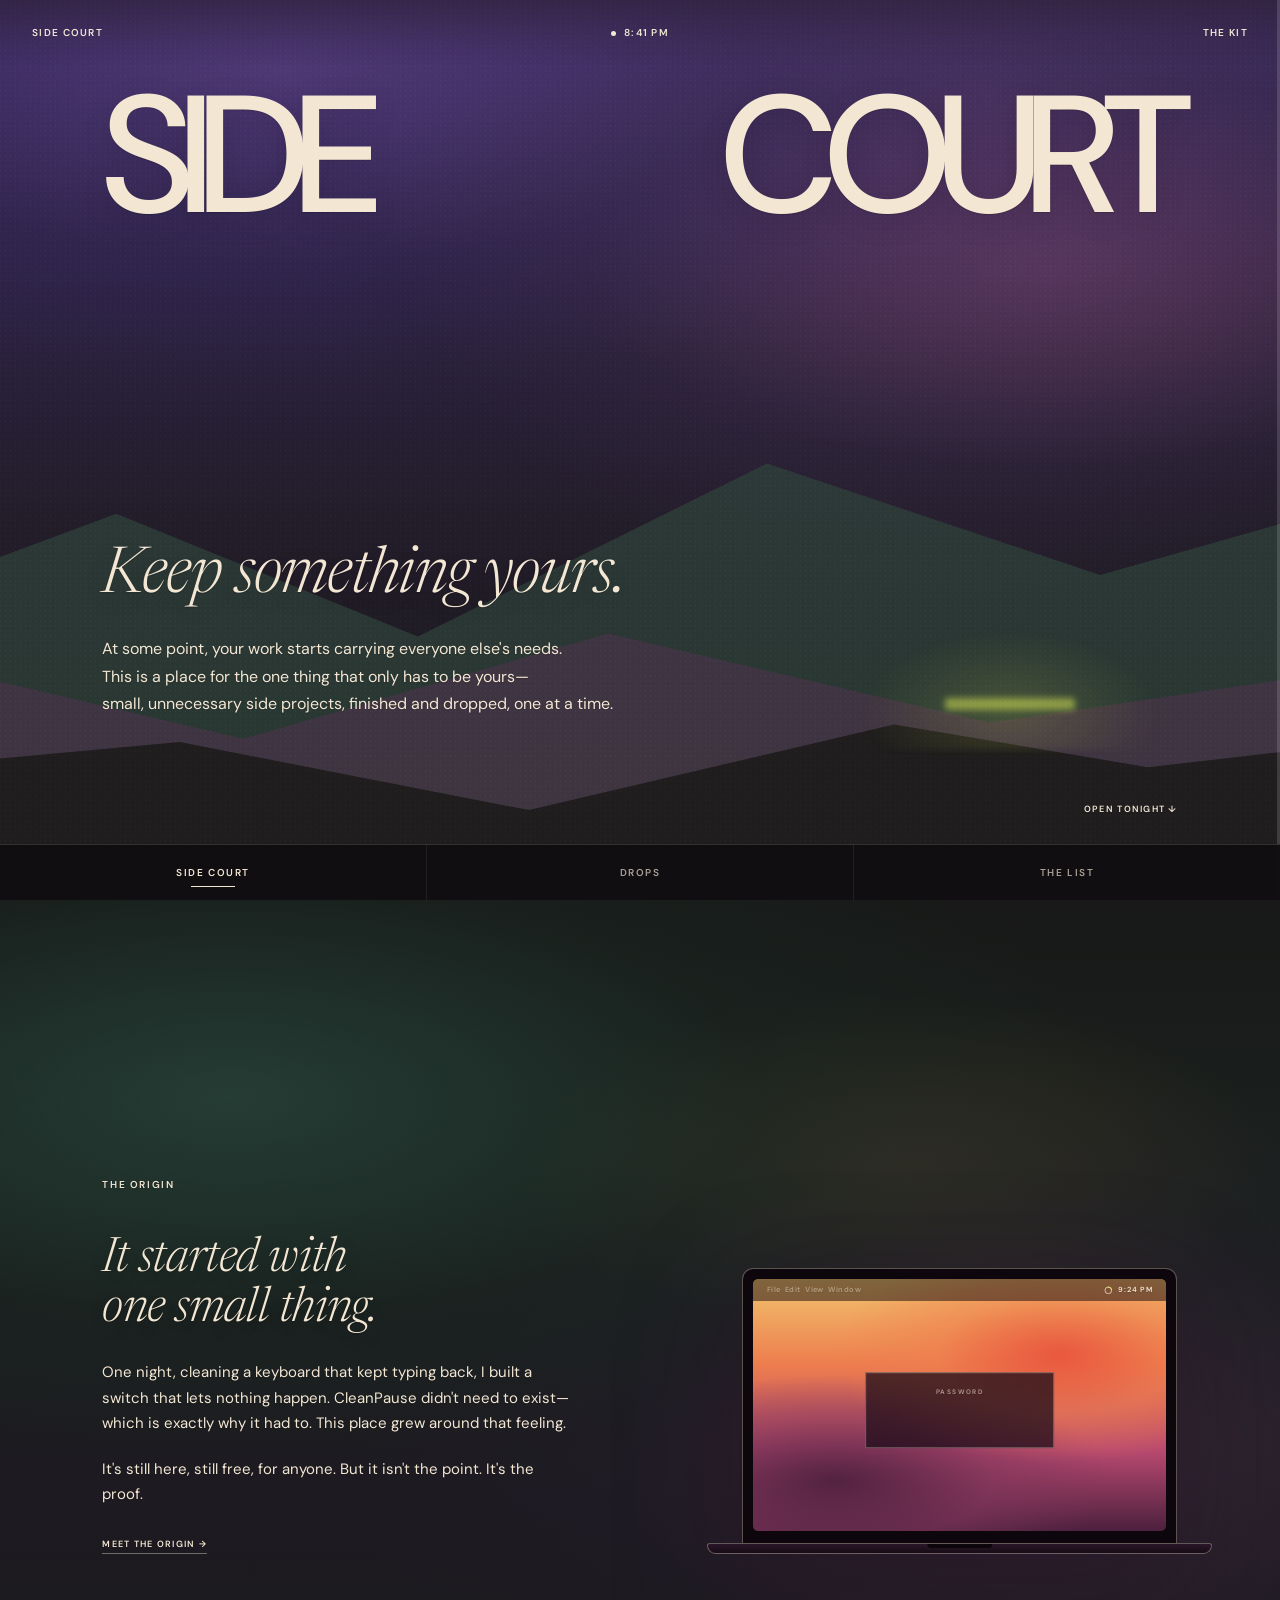
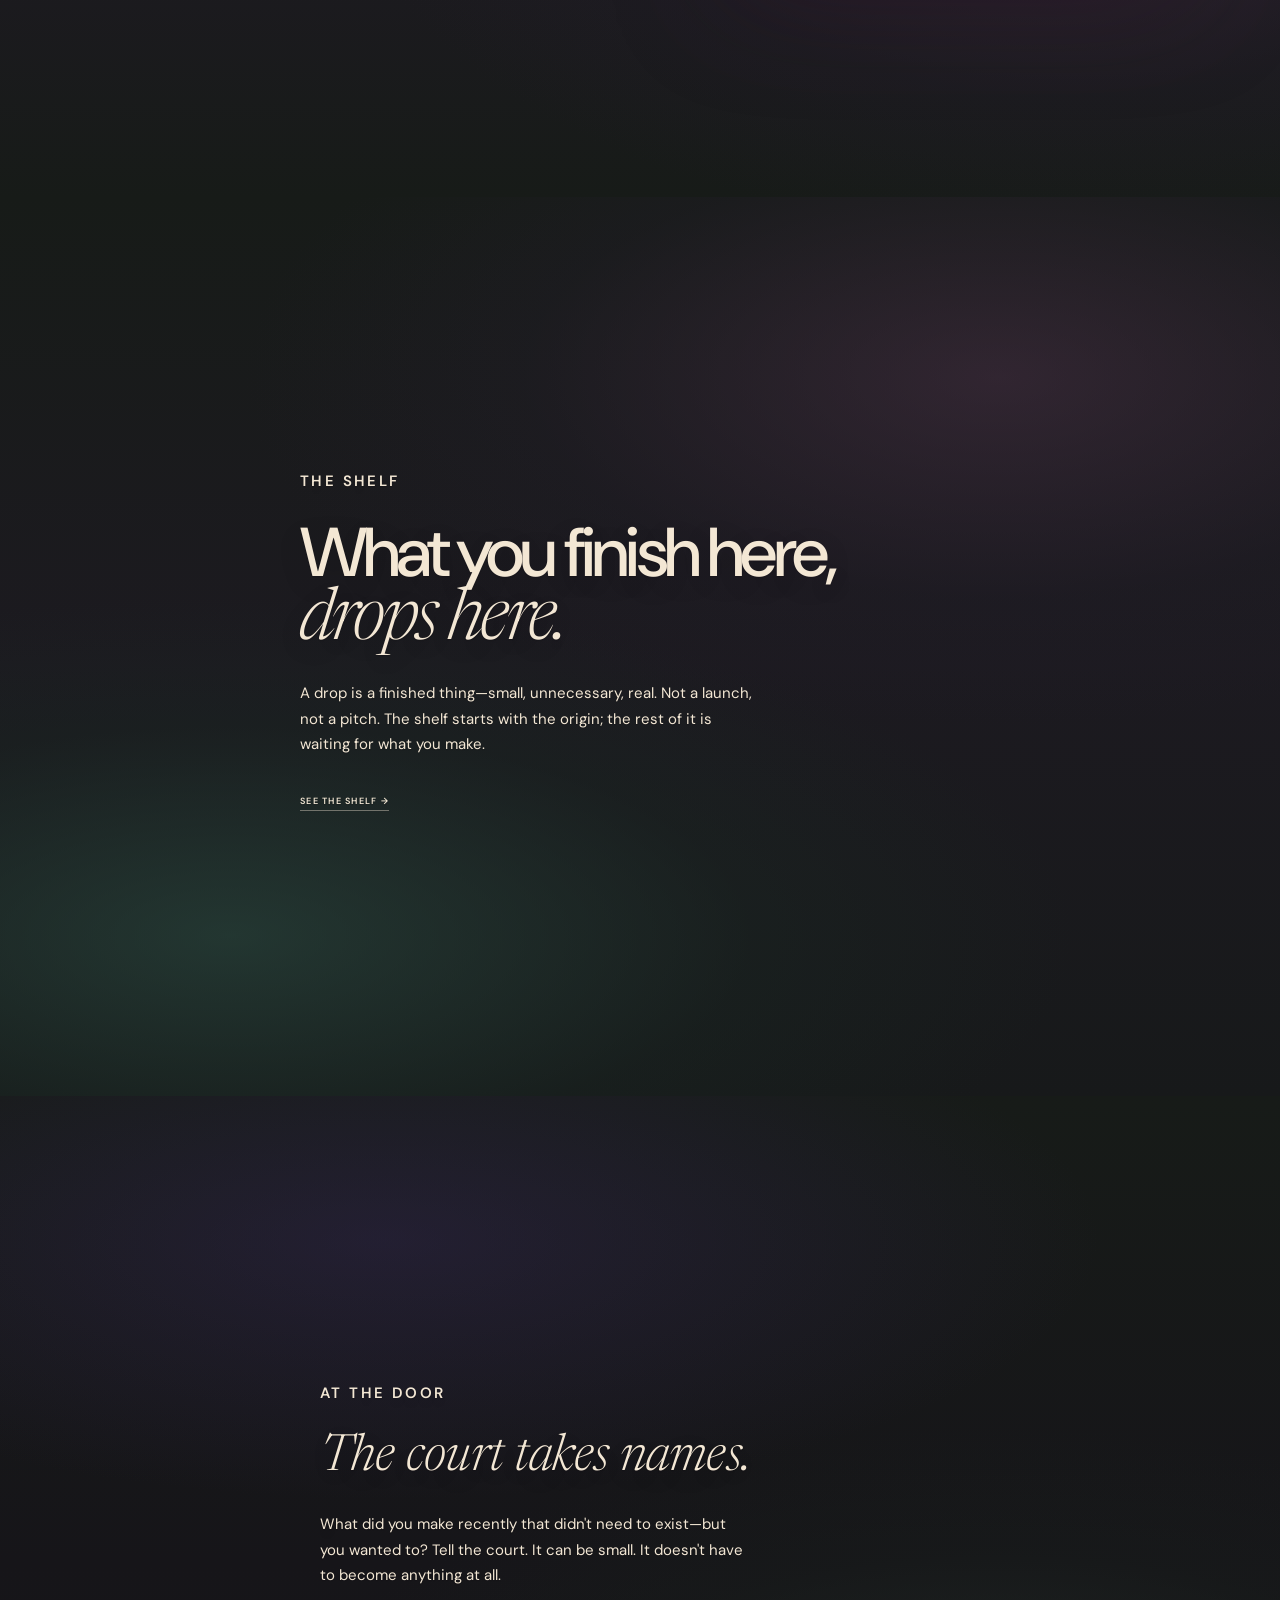
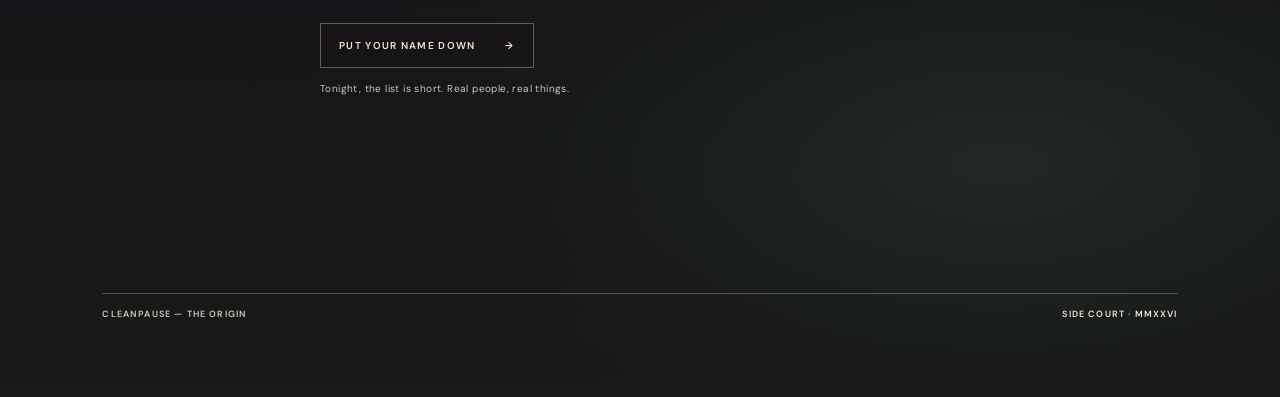
<file: side-court/index.html>
<!doctype html>
<html lang="en">
<head>
  <meta charset="utf-8">
  <meta http-equiv="refresh" content="0; url=../">
  <link rel="canonical" href="https://m1nga.github.io/cleanpause/">
  <title>SIDE COURT</title>
  <style>html{background:#181918}</style>
</head>
<body>
  <a href="../" style="color:#f3e7d4;font-family:sans-serif;font-size:12px">SIDE COURT →</a>
</body>
</html>
</file>
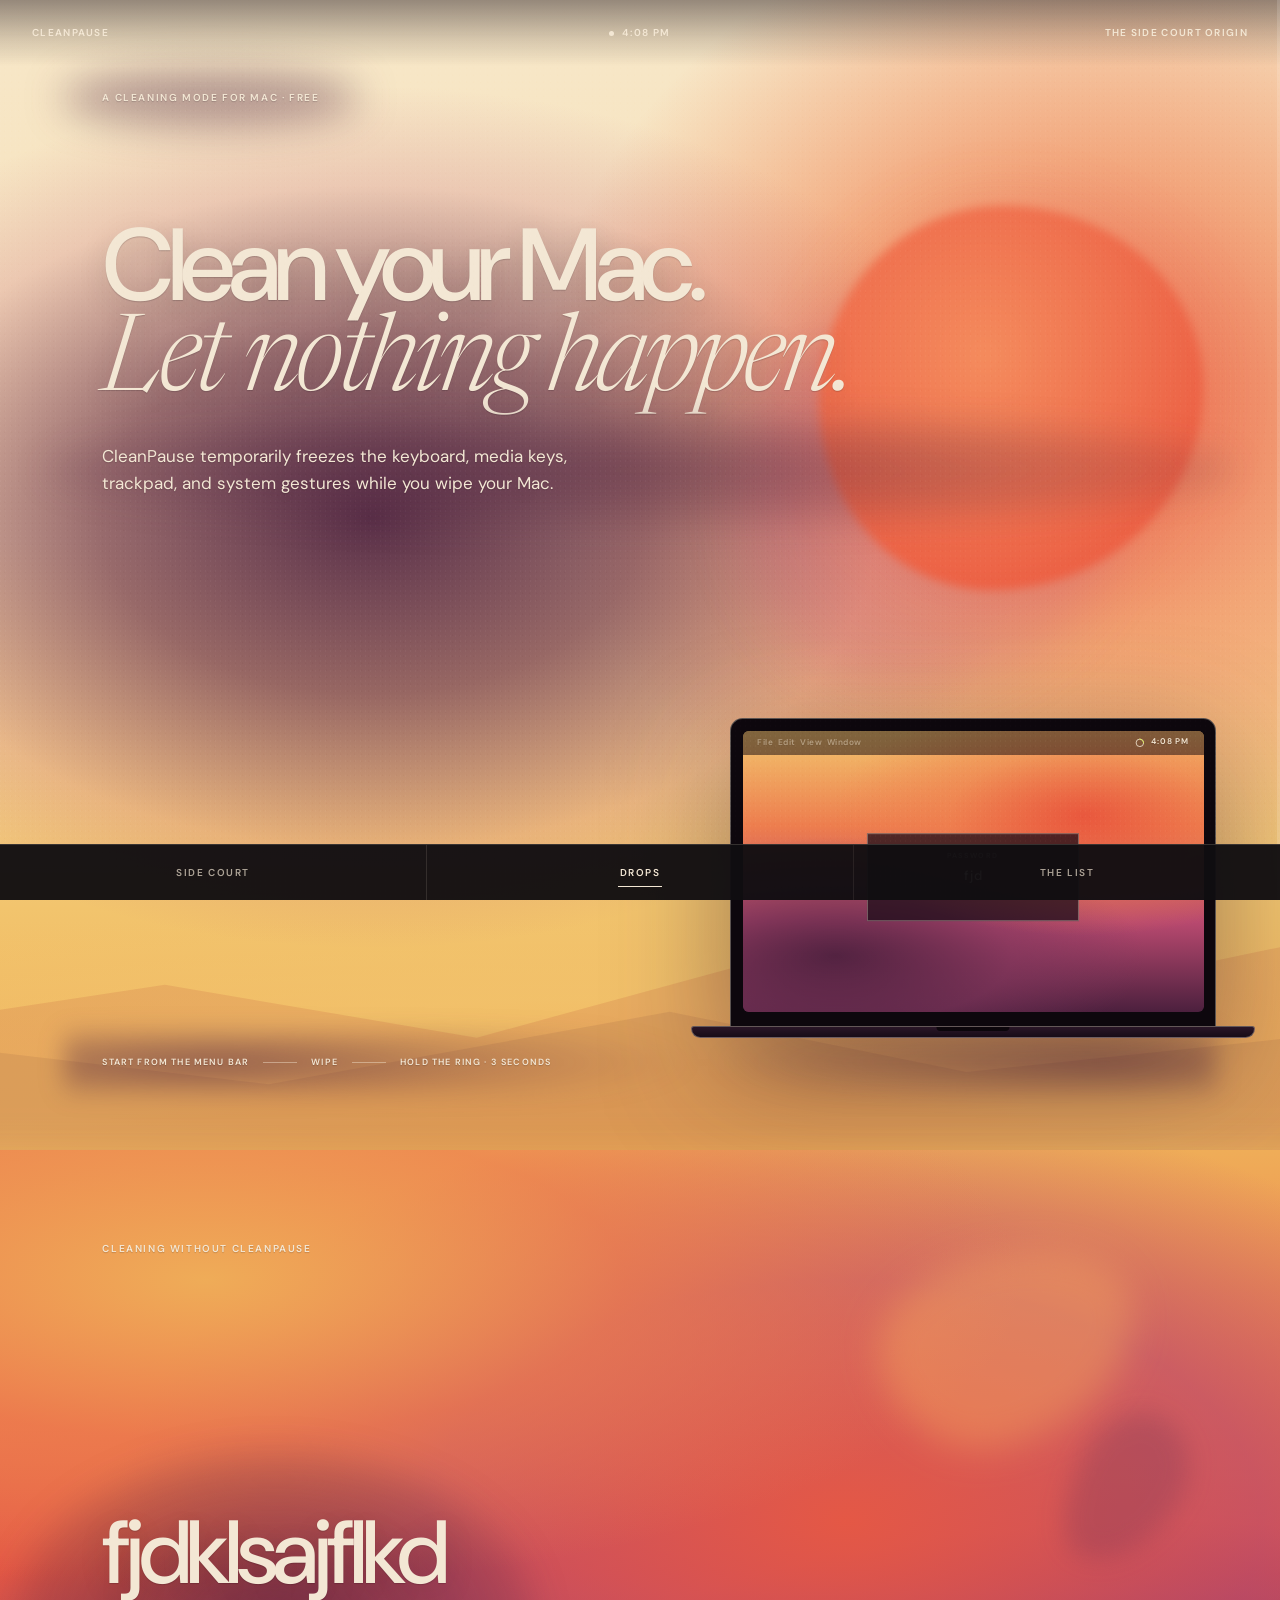
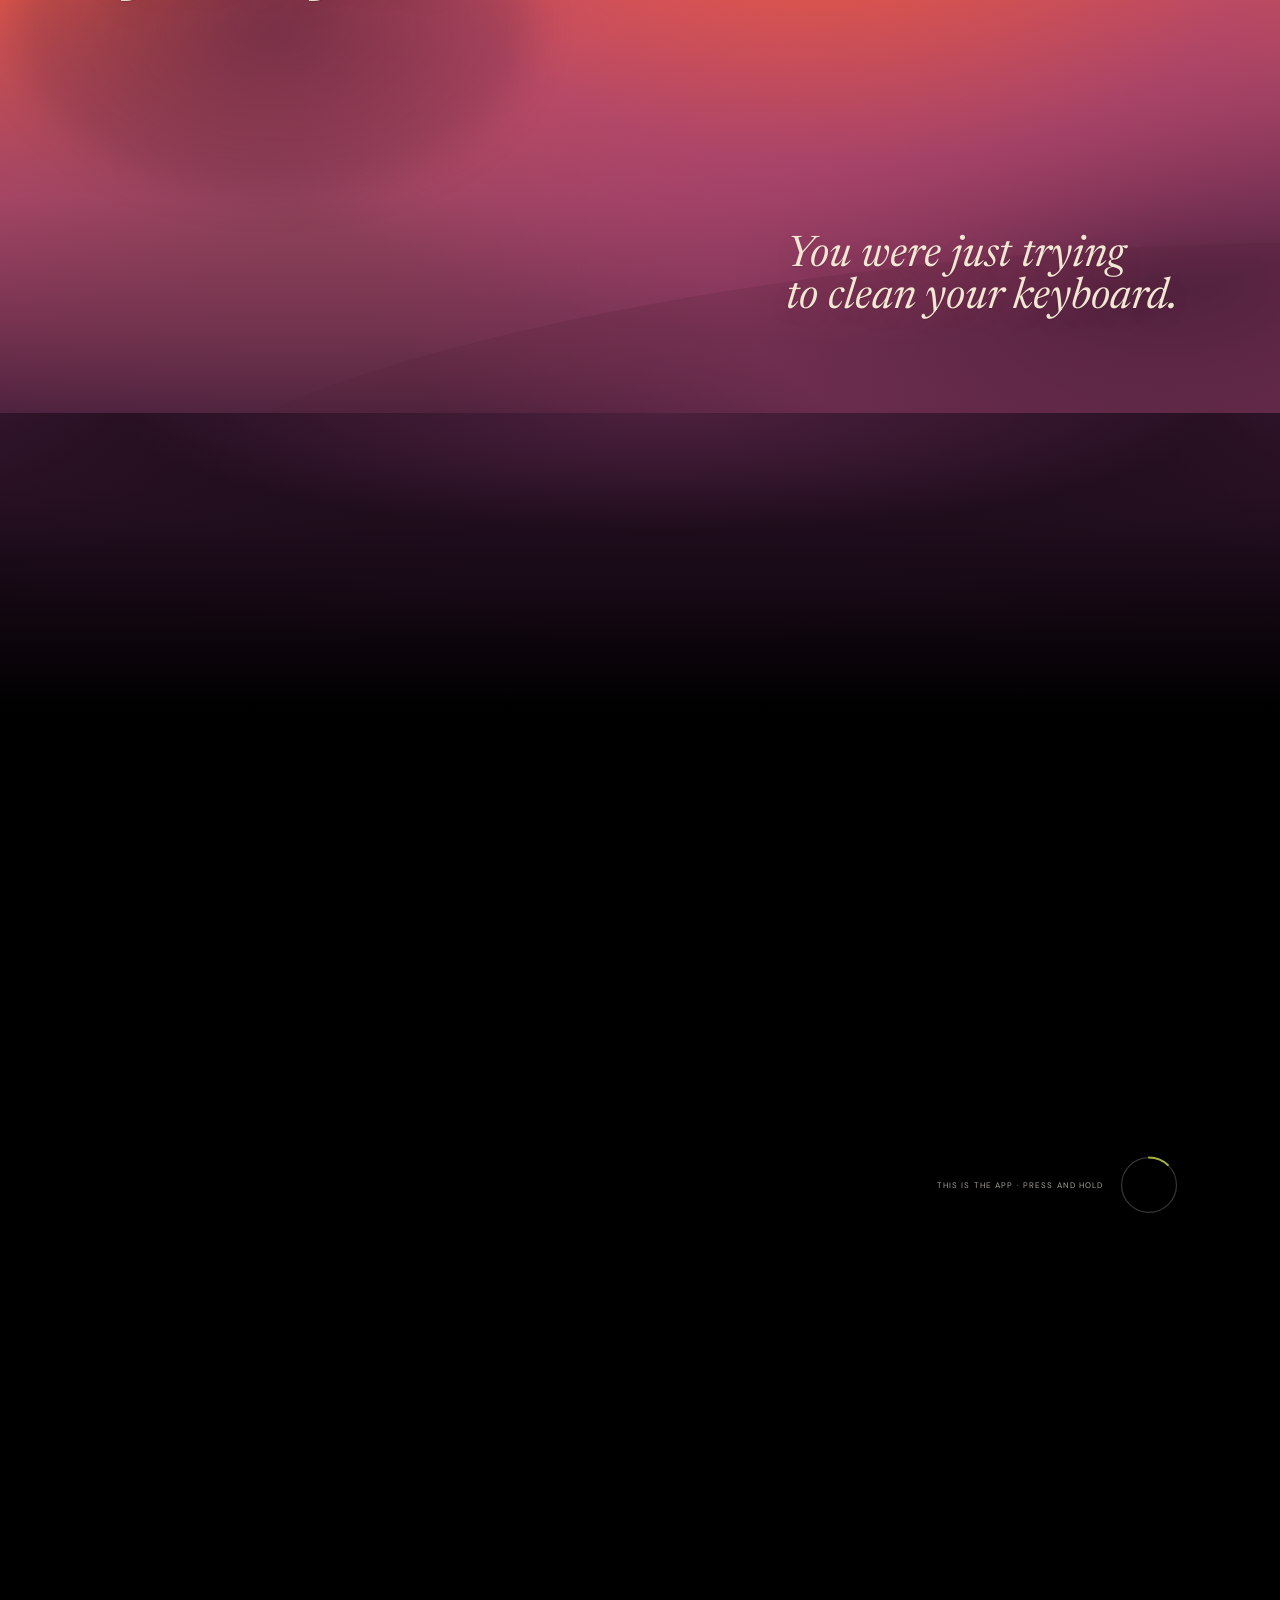
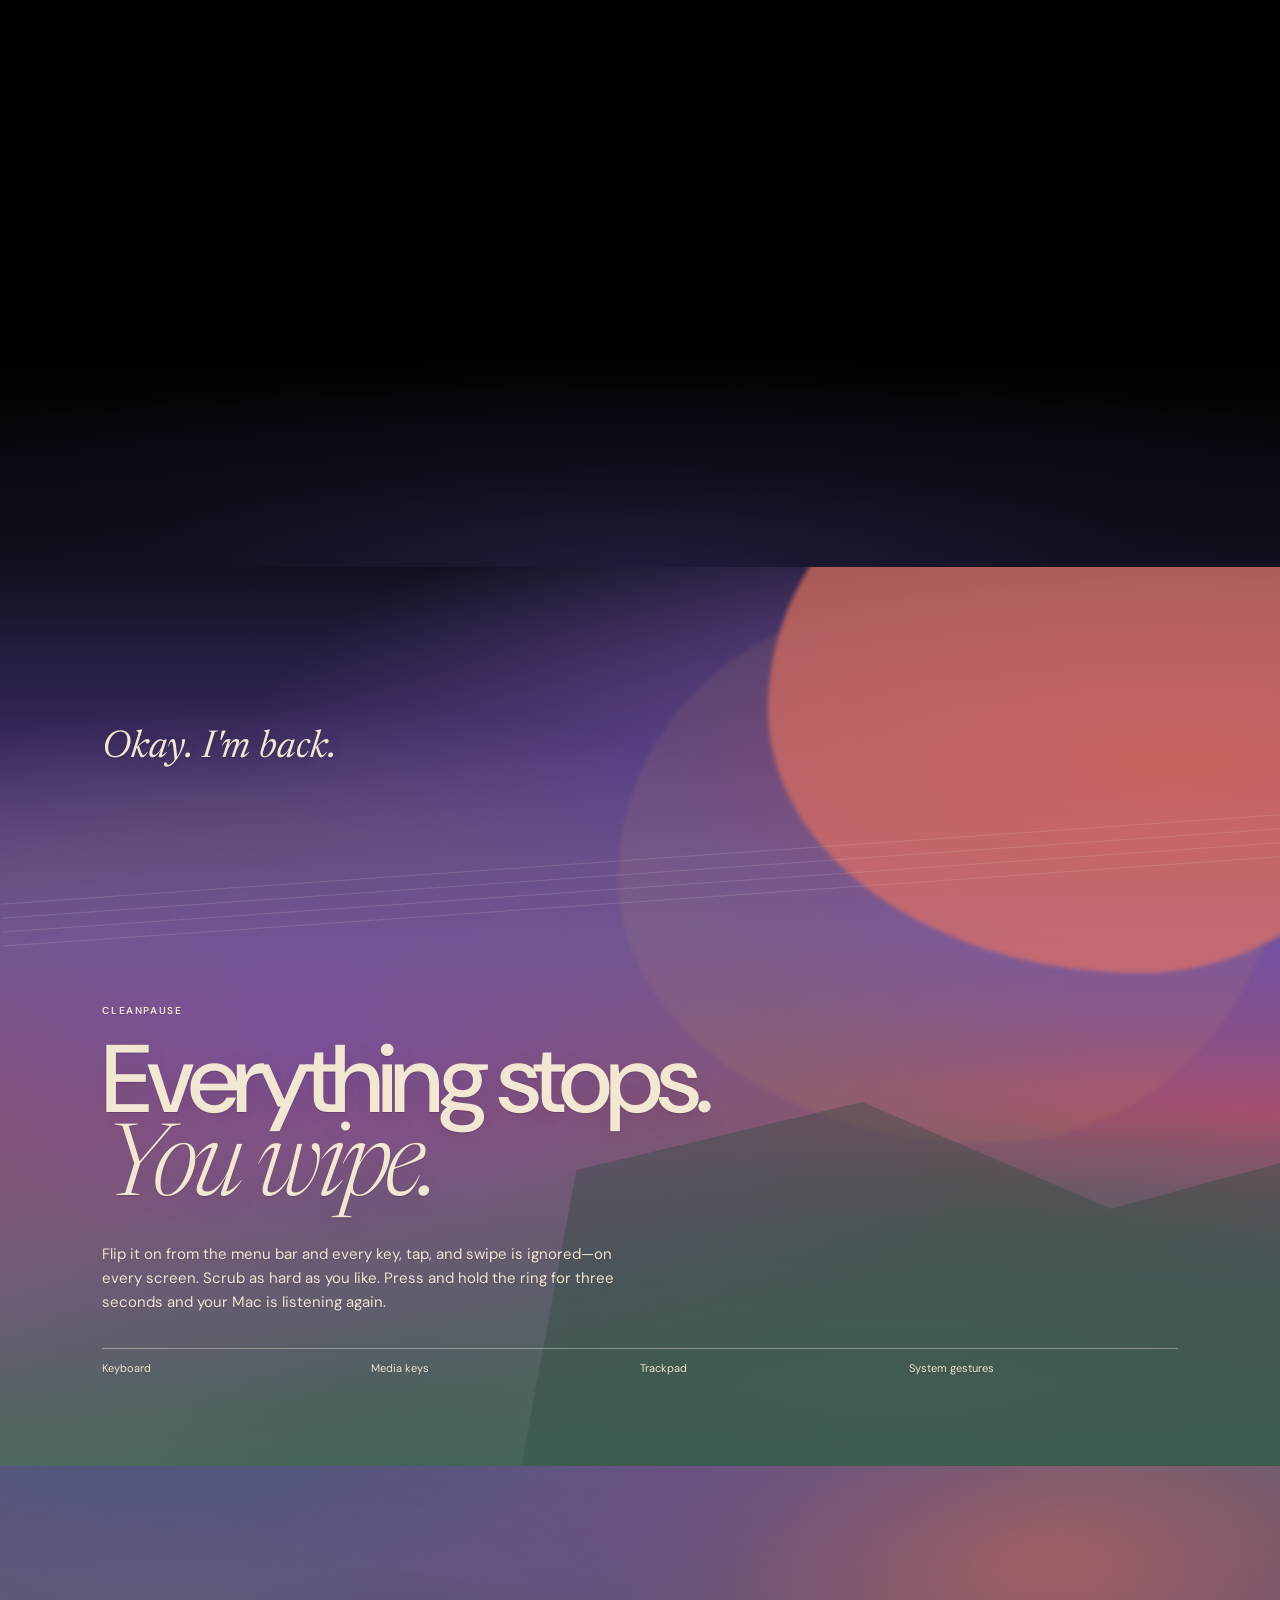
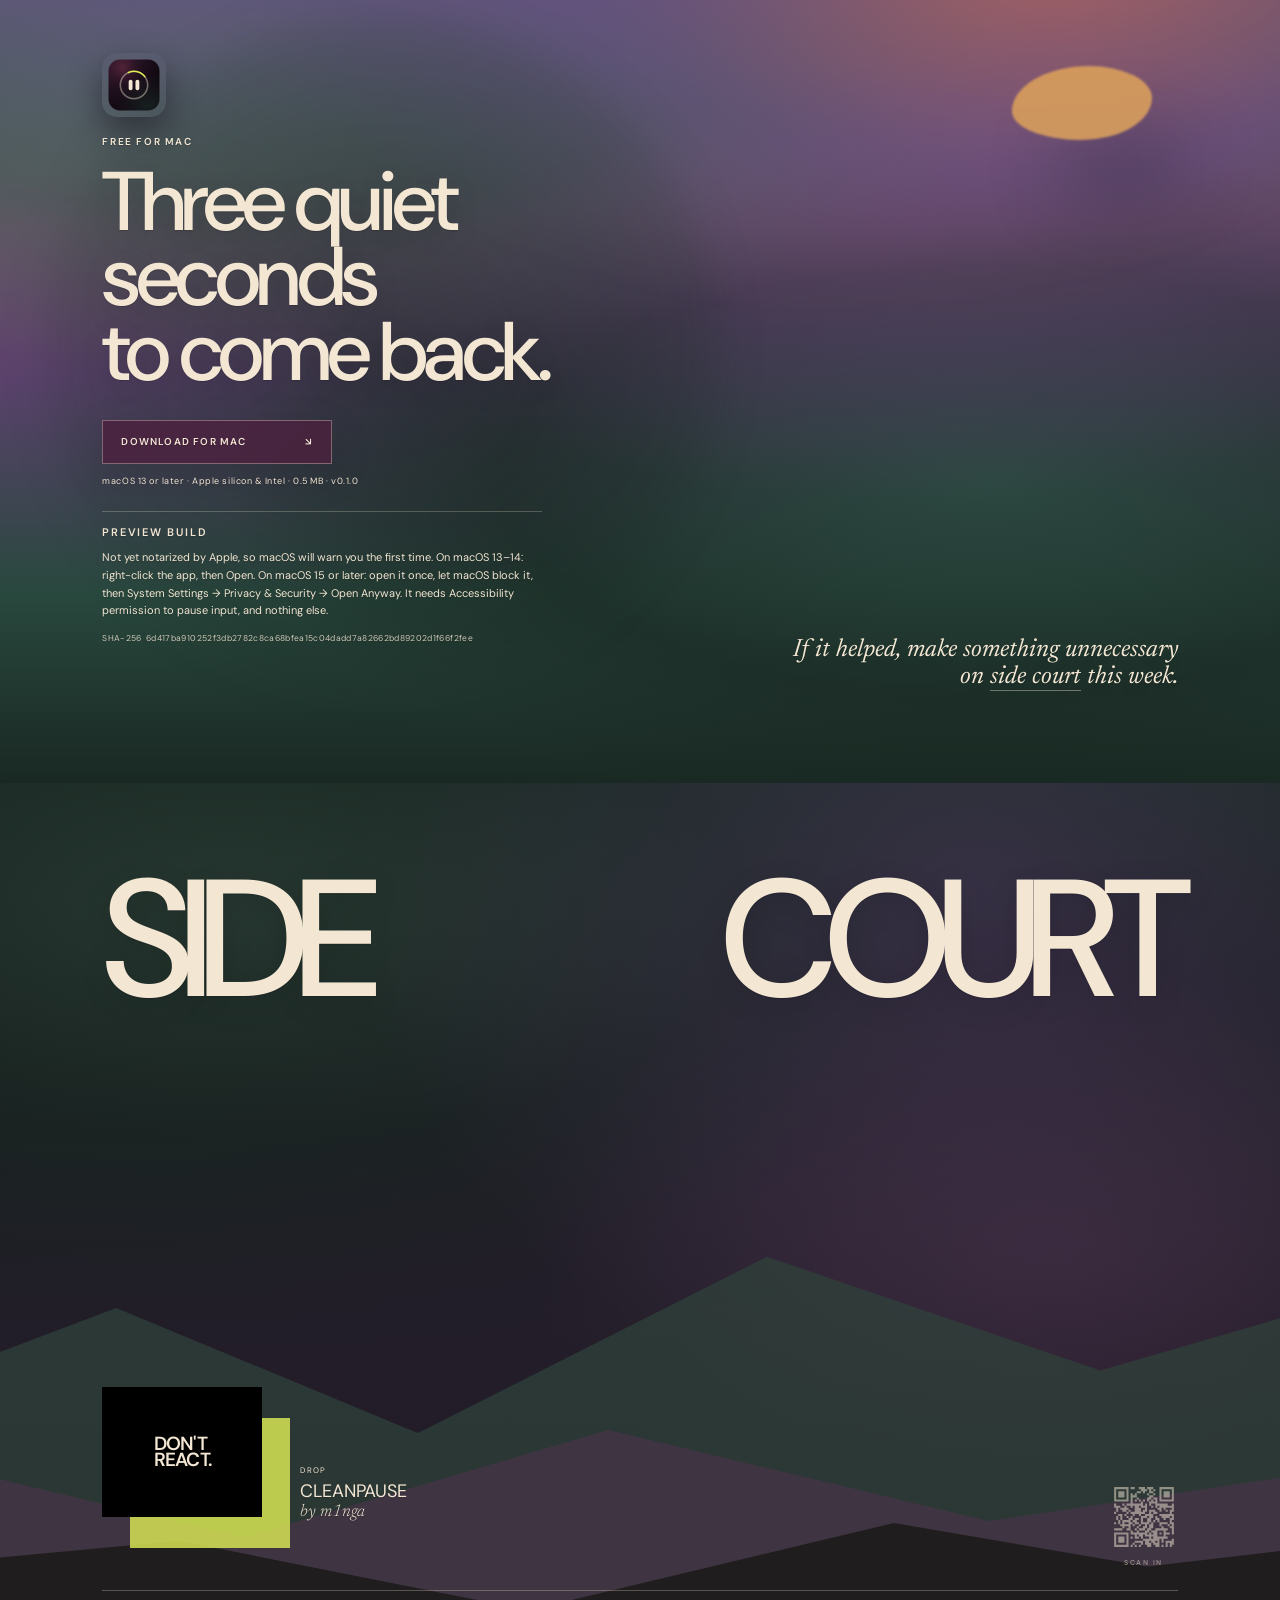
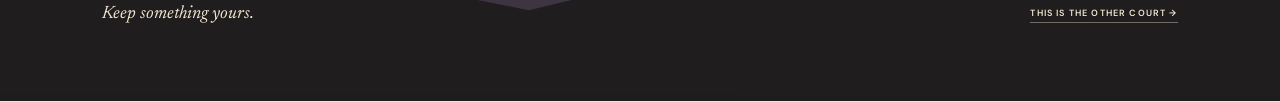
<file: drops/cleanpause/index.html>
<!doctype html>
<html lang="en" data-court="clean">
<head>
  <meta charset="utf-8">
  <meta name="viewport" content="width=device-width, initial-scale=1">
  <title>CleanPause — Clean your Mac. Let nothing happen.</title>
  <meta name="description" content="A free macOS menu-bar switch that pauses your keyboard, media keys, trackpad, and system gestures while you clean. Hold three seconds to come back. A SIDE COURT drop by m1nga.">
  <link rel="canonical" href="https://m1nga.github.io/cleanpause/drops/cleanpause/">
  <meta name="theme-color" content="#f7e5c4">

  <meta property="og:type" content="website">
  <meta property="og:site_name" content="CleanPause">
  <meta property="og:title" content="CleanPause — Clean your Mac. Let nothing happen.">
  <meta property="og:description" content="A free macOS switch that pauses keyboard, media keys, trackpad, and gestures while you clean. Hold three seconds to come back.">
  <meta property="og:url" content="https://m1nga.github.io/cleanpause/drops/cleanpause/">
  <meta property="og:image" content="https://m1nga.github.io/cleanpause/assets/og.jpg">
  <meta property="og:image:width" content="1200">
  <meta property="og:image:height" content="630">
  <meta name="twitter:card" content="summary_large_image">
  <meta name="twitter:title" content="CleanPause — Clean your Mac. Let nothing happen.">
  <meta name="twitter:description" content="A free macOS switch that pauses keyboard, media keys, trackpad, and gestures while you clean.">
  <meta name="twitter:image" content="https://m1nga.github.io/cleanpause/assets/og.jpg">

  <link rel="icon" href="../../assets/favicon-cp.svg" type="image/svg+xml">
  <link rel="apple-touch-icon" href="../../assets/apple-touch-icon-cp.png">

  <link rel="preconnect" href="https://fonts.googleapis.com">
  <link rel="preconnect" href="https://fonts.gstatic.com" crossorigin>
  <link rel="stylesheet" href="https://fonts.googleapis.com/css2?family=DM+Sans:opsz,wght@9..40,400;9..40,500;9..40,600&family=Newsreader:ital,opsz,wght@1,6..72,300&display=swap">
  <link rel="stylesheet" href="../../assets/site.css">
  <link rel="prefetch" href="../../">

  <script type="application/ld+json">
  {
    "@context": "https://schema.org",
    "@type": "SoftwareApplication",
    "name": "CleanPause",
    "operatingSystem": "macOS 13.0 or later",
    "applicationCategory": "UtilitiesApplication",
    "offers": { "@type": "Offer", "price": "0", "priceCurrency": "USD" },
    "author": { "@type": "Person", "name": "m1nga" },
    "softwareVersion": "0.1.0-preview",
    "downloadUrl": "https://m1nga.github.io/cleanpause/downloads/CleanPause-0.1.0-preview.dmg"
  }
  </script>
</head>
<body>

  <header class="topbar">
    <a href="./">CLEANPAUSE</a>
    <span class="time"><i></i><span id="time-value">4:08 PM</span></span>
    <a class="credit" href="../../">THE SIDE COURT ORIGIN</a>
  </header>

  <main>
    <section class="scene s-four" id="s1" data-time="4:08 PM">
      <div class="sun" aria-hidden="true"></div>
      <div class="earth earth-one" aria-hidden="true"></div>
      <div class="earth earth-two" aria-hidden="true"></div>
      <p class="kicker">A CLEANING MODE FOR MAC · FREE</p>
      <h1>Clean your Mac.<br><em>Let nothing happen.</em></h1>
      <p class="hero-sub">CleanPause temporarily freezes the keyboard, media keys,<br>
         trackpad, and system gestures while you wipe your Mac.</p>

      <div class="mac mac--a" id="mac" role="img"
           aria-label="CleanPause on a MacBook: accidental gibberish while wiping, then Start Cleaning Mode in the menu bar, then the black Don't React screen, then Okay, I'm back.">
        <div class="mac-screen">
          <div class="mac-view">
            <div class="mv-day" aria-hidden="true"></div>
            <div class="mv-pass" aria-hidden="true">
              <span class="mv-pass-label">PASSWORD</span>
              <span class="mv-pass-text" id="mv-pass-text"></span>
              <span class="mv-pass-err">Incorrect password.</span>
            </div>
            <div class="mv-menu" aria-hidden="true">
              <span class="active">Start Cleaning Mode</span>
              <span>Try for 6 Seconds…</span>
              <span>Quit CleanPause</span>
            </div>
            <div class="mv-black" aria-hidden="true">
              <div class="mv-black-copy">
                <strong>DON'T REACT.</strong>
                <em>I'm just cleaning you.</em>
              </div>
              <svg class="mv-ring" viewBox="0 0 30 30" aria-hidden="true">
                <circle cx="15" cy="15" r="13" fill="none" stroke="rgba(243,231,212,.3)" stroke-width="1.2"/>
                <circle class="mv-ring-arc" cx="15" cy="15" r="13" fill="none" stroke="#dceb55" stroke-width="1.6" stroke-linecap="round"/>
              </svg>
            </div>
            <div class="mv-toast" aria-hidden="true"><span>Okay. I'm back.</span></div>
            <div class="mac-menubar" aria-hidden="true">
              <span class="mb-left">File&ensp;Edit&ensp;View&ensp;Window</span>
              <span class="mb-right">
                <svg viewBox="0 0 14 14" width="9" height="9" aria-hidden="true">
                  <circle cx="7" cy="7" r="5.4" fill="none" stroke="#f3e7d4" stroke-opacity=".85" stroke-width="1.4"/>
                  <path d="M7 1.6 a5.4 5.4 0 0 1 5.4 5.4" fill="none" stroke="#dceb55" stroke-width="1.4" stroke-linecap="round"/>
                </svg>
                <span>4:08 PM</span>
              </span>
            </div>
          </div>
        </div>
        <div class="mac-base"></div>
      </div>

      <div class="hero-foot">
        <div class="steps" aria-label="How it works">
          <span>START FROM THE MENU BAR</span><i aria-hidden="true"></i>
          <span>WIPE</span><i aria-hidden="true"></i>
          <span>HOLD THE RING · 3 SECONDS</span>
        </div>
      </div>
    </section>

    <section class="scene s-five" id="s2" data-time="4:52 PM">
      <div class="clay clay-one" aria-hidden="true"></div>
      <div class="clay clay-two" aria-hidden="true"></div>
      <div class="clay-shadow" aria-hidden="true"></div>
      <p class="kicker">CLEANING WITHOUT CLEANPAUSE</p>
      <div class="password" id="password" role="img" aria-label="Cleaning without CleanPause: gibberish typed into a password field, volume jumping, Siri waking up">
        <span id="password-text" data-text="fjdklsajflkdsafklj"></span>
        <small>Incorrect password.</small>
        <span class="mishaps" aria-hidden="true">
          <span>VOLUME → 100%</span>
          <span>SIRI IS LISTENING</span>
          <span>MISSION CONTROL, AGAIN</span>
        </span>
      </div>
      <p class="side-copy">You were just trying<br>to clean your keyboard.</p>
    </section>

    <section class="scene s-black" data-time="5:37 PM" id="black-scene">
      <div class="black-hold">
        <p class="mode-tag">CLEANPAUSE · CLEANING MODE</p>
        <div class="menu-moment" aria-hidden="true">
          <p class="kicker">THE FIX LIVES IN YOUR MENU BAR</p>
          <div class="menubar">
            <svg viewBox="0 0 14 14" width="12" height="12" aria-hidden="true">
              <circle cx="7" cy="7" r="5.4" fill="none" stroke="#f3e7d4" stroke-opacity=".85" stroke-width="1.3"/>
              <path d="M7 1.6 a5.4 5.4 0 0 1 5.4 5.4" fill="none" stroke="#dceb55" stroke-width="1.3" stroke-linecap="round"/>
            </svg>
            <span>CLEANPAUSE</span>
            <span class="mb-time">5:37 PM</span>
          </div>
          <div class="menu-drop">
            <span class="active">Start Cleaning Mode</span>
            <span>Try for 6 Seconds…</span>
            <span>Quit CleanPause</span>
          </div>
          <p class="menu-cap">One click. Every screen goes dark.</p>
        </div>
        <div class="clean-state">
          <h2>DON'T REACT.</h2>
          <p>I'm just cleaning you.</p>
        </div>
        <button class="unlock" id="unlock" aria-label="Press and hold for three seconds to return, exactly like in the app">
          <svg viewBox="0 0 56 56" aria-hidden="true">
            <circle class="u-base" cx="28" cy="28" r="26.5"></circle>
            <circle class="u-arc" id="unlock-arc" cx="28" cy="28" r="26.5"></circle>
          </svg>
        </button>
        <small class="black-note" id="black-note">THIS IS THE APP · PRESS AND HOLD</small>
      </div>
    </section>

    <section class="scene s-six" id="s4" data-time="6:26 PM">
      <div class="purple-sun" aria-hidden="true"></div>
      <div class="earth-slope" aria-hidden="true"></div>
      <div class="air-lines" aria-hidden="true"><i></i><i></i><i></i><i></i></div>
      <p class="return-line">Okay. I'm back.</p>
      <div class="product-lockup">
        <p class="kicker">CLEANPAUSE</p>
        <h2>Everything stops.<br><em>You wipe.</em></h2>
        <p class="how">Flip it on from the menu bar and every key, tap, and swipe
           is ignored—on every screen. Scrub as hard as you like.
           Press and hold the ring for three seconds and your Mac is listening again.</p>
        <div class="facts" role="list" aria-label="What CleanPause pauses">
          <span role="listitem">Keyboard</span>
          <span role="listitem">Media keys</span>
          <span role="listitem">Trackpad</span>
          <span role="listitem">System gestures</span>
        </div>
      </div>
    </section>

    <section class="scene s-seven" data-time="7:18 PM" id="download">
      <div class="dusk-wash" aria-hidden="true"></div>
      <div class="sun-remnant" aria-hidden="true"></div>
      <div class="download-copy">
        <img class="dl-icon" src="../../assets/app-icon.png" alt="" width="64" height="64">
        <p class="kicker">FREE FOR MAC</p>
        <h2>Three quiet seconds<br>to come back.</h2>
        <a class="download-button" href="../../downloads/CleanPause-0.1.0-preview.dmg" download>
          <span>DOWNLOAD FOR MAC</span><span aria-hidden="true">↘</span>
        </a>
        <span class="download-meta">macOS 13 or later · Apple silicon &amp; Intel · 0.5 MB · v0.1.0</span>
        <div class="preview-note">
          <p class="kicker">PREVIEW BUILD</p>
          <p>Not yet notarized by Apple, so macOS will warn you the first time.
             On macOS 13–14: right-click the app, then Open.
             On macOS 15 or later: open it once, let macOS block it, then
             System Settings → Privacy &amp; Security → Open Anyway.
             It needs Accessibility permission to pause input, and nothing else.</p>
          <span class="sha">SHA-256&ensp;6d417ba910252f3db2782c8ca68bfea15c04dadd7a82662bd89202d1f66f2fee</span>
        </div>
      </div>
      <p class="unnecessary">If it helped, make something unnecessary<br>on <a href="../../">side court</a> this week.</p>
    </section>

    <section class="scene s-eight" id="s6" data-time="8:00 PM">
      <div class="night-landscape" aria-hidden="true">
        <i class="night-layer night-one"></i><i class="night-layer night-two"></i><i class="night-layer night-three"></i>
      </div>
      <a class="sidecourt-head" href="../../" aria-label="Enter SIDE COURT">
        <span>SIDE</span><span>COURT</span>
      </a>
      <a class="drop-card" href="../../">
        <span class="drop-black" aria-hidden="true"><span>DON'T<br>REACT.</span></span>
        <p><small>DROP</small>CLEANPAUSE<br><em>by m1nga</em></p>
      </a>
      <a class="qr" href="../../" tabindex="-1" aria-hidden="true">
        <img src="../../assets/qr-court.svg" alt="" width="68" height="68">
        <span>SCAN IN</span>
      </a>
      <footer class="court-foot">
        <p>Keep something yours.</p>
        <a href="../../">THIS IS THE OTHER COURT →</a>
      </footer>
    </section>
  </main>

  <nav class="rail" aria-label="Site">
    <a href="../../">SIDE COURT</a>
    <a href="../" aria-current="page">DROPS</a>
    <a href="../../list/">THE LIST</a>
  </nav>

  <div class="progress" aria-hidden="true"><i id="progress-bar"></i></div>

  <script src="../../assets/site.js" defer></script>
</body>
</html>
</file>
<file: assets/site.css>
/* CleanPause + SIDE COURT — shared visual system.
   Source of truth: late-court-scroll.html (4–8 PM continuous color field).
   One text color everywhere; hierarchy is size, weight, spacing, position. */

:root {
  --ivory: #f3e7d4;
  --chartreuse: #dceb55;
  --plum: #4c203e;
  --night: #181918;
  --rail-h: 56px;
  --gutter: 8vw;
}

* { box-sizing: border-box; }

html {
  background: #f7e5c4;
}
html[data-court="side"] { background: #181918; }

body {
  margin: 0;
  color: var(--ivory);
  font-family: "DM Sans", Helvetica, Arial, sans-serif;
  -webkit-font-smoothing: antialiased;
  overflow-x: hidden;
}

h1, h2, h3, p { margin: 0; }

em {
  font-family: "Newsreader", Georgia, serif;
  font-weight: 300;
}

a { color: inherit; }

a:focus-visible,
button:focus-visible {
  outline: 1px solid var(--ivory);
  outline-offset: 4px;
}

::selection { background: rgba(76, 32, 62, .85); color: var(--ivory); }

/* Cross-page continuity: slow crossfade instead of a hard cut. */
@view-transition { navigation: auto; }
::view-transition-old(root),
::view-transition-new(root) {
  animation-duration: .55s;
  animation-timing-function: ease;
}

/* ---------- top bar ---------- */

.topbar {
  position: fixed;
  z-index: 50;
  top: 0;
  left: 0;
  right: 0;
  height: 66px;
  display: grid;
  grid-template-columns: 1fr auto 1fr;
  align-items: center;
  padding: 0 32px;
  font-size: 10px;
  line-height: 1;
  font-weight: 600;
  letter-spacing: .13em;
  background: linear-gradient(180deg, rgba(35,25,31,.46) 0%, rgba(35,25,31,.16) 58%, transparent 100%);
  pointer-events: none;
}
.topbar a { pointer-events: auto; text-decoration: none; padding: 14px 0; }
.topbar .credit { justify-self: end; }
.topbar .time { display: flex; align-items: center; gap: 8px; justify-self: center; }
.topbar .time i {
  width: 5px;
  height: 5px;
  border-radius: 50%;
  background: currentColor;
}

/* ---------- bottom rail: solid, classic, three cells, thin rules ---------- */

.rail {
  position: fixed;
  z-index: 55;
  left: 0;
  right: 0;
  bottom: 0;
  height: var(--rail-h);
  display: flex;
  background: rgba(16,14,17,.96);
  border-top: 1px solid rgba(243,231,212,.16);
  font-size: 10px;
  line-height: 1;
  font-weight: 600;
  letter-spacing: .16em;
  text-shadow: none;
}
.rail a {
  position: relative;
  flex: 1;
  display: flex;
  align-items: center;
  justify-content: center;
  text-decoration: none;
  opacity: .68;
  transition: opacity .3s ease;
}
.rail a + a { border-left: 1px solid rgba(243,231,212,.12); }
.rail a:hover { opacity: 1; }
.rail a[aria-current="page"] { opacity: 1; }
.rail a[aria-current="page"]::after {
  content: "";
  position: absolute;
  left: 50%;
  bottom: 13px;
  translate: -50% 0;
  width: 44px;
  height: 1px;
  background: var(--ivory);
}

/* ---------- scroll progress (right edge, as in the source design) ---------- */

.progress {
  position: fixed;
  z-index: 52;
  right: 0;
  top: 0;
  width: 3px;
  height: 100%;
  background: rgba(255,255,255,.14);
  pointer-events: none;
}
.progress i { display: block; width: 100%; height: 0; background: var(--chartreuse); }

/* ---------- scenes ---------- */

.scene {
  position: relative;
  min-height: 100svh;
  overflow: hidden;
  padding: 94px var(--gutter) 56px;
  isolation: isolate;
  margin-top: -1px;
  text-shadow: 0 1px 1px rgba(18,12,18,.18), 0 8px 30px rgba(18,12,18,.12);
}

/* film grain — one fixed compositor layer for the whole page,
   instead of one blend layer per scene (large GPU win, identical look) */
body::after {
  content: "";
  position: fixed;
  z-index: 40;
  inset: 0;
  pointer-events: none;
  opacity: .13;
  mix-blend-mode: soft-light;
  background-image:
    radial-gradient(circle at 12% 21%, rgba(255,255,255,.7) 0 .6px, transparent .9px),
    radial-gradient(circle at 69% 73%, rgba(32,20,14,.58) 0 .5px, transparent .85px);
  background-size: 5px 5px, 7px 7px;
}

.kicker {
  position: relative;
  z-index: 3;
  width: max-content;
  font-size: 10px;
  line-height: 1;
  font-weight: 600;
  letter-spacing: .16em;
}

/* ---------- scene 1 · 4:08 PM · hero ---------- */

.s-four {
  background:
    radial-gradient(ellipse 66% 48% at 29% 45%, rgba(76,32,62,.92) 0%, rgba(105,49,72,.67) 32%, rgba(184,73,111,.18) 60%, transparent 78%),
    radial-gradient(ellipse 55% 56% at 84% 35%, rgba(232,80,58,.92) 0%, rgba(239,125,78,.58) 38%, transparent 76%),
    radial-gradient(ellipse 88% 32% at 46% 104%, rgba(239,173,88,.98) 0%, rgba(242,196,109,.58) 54%, transparent 92%),
    linear-gradient(180deg, #f7e7c8 0%, #f7e0b7 47%, #f2c46d 79%, #efad58 100%);
}

.s-four > .kicker::before {
  content: "";
  position: absolute;
  z-index: -1;
  inset: -22px -40px;
  border-radius: 50%;
  background: rgba(76,32,62,.42);
  filter: blur(20px);
}

.s-four h1 {
  position: relative;
  z-index: 3;
  max-width: 920px;
  margin: 13vh 0 0;
  font-size: clamp(50px, 8vw, 106px);
  line-height: .88;
  letter-spacing: -.065em;
  font-weight: 500;
}
.s-four h1 em { font-size: 1.04em; letter-spacing: -.045em; }

.hero-sub {
  position: relative;
  z-index: 3;
  margin-top: 30px;
  font-size: clamp(14px, 1.35vw, 17px);
  line-height: 1.6;
}
.hero-sub::before {
  content: "";
  position: absolute;
  z-index: -1;
  inset: -30px -60px;
  border-radius: 50%;
  background: radial-gradient(ellipse, rgba(76,32,62,.44) 0%, rgba(76,32,62,.16) 58%, transparent 100%);
  filter: blur(16px);
}

.sun {
  position: absolute;
  z-index: -1;
  top: 18%;
  right: 6%;
  width: clamp(190px, 30vw, 390px);
  aspect-ratio: 1;
  border-radius: 48% 52% 55% 45% / 51% 47% 53% 49%;
  background: radial-gradient(circle at 43% 39%, #f48b5d 0%, #ef704e 48%, #e8503a 100%);
  box-shadow: -80px 100px 55px rgba(184,74,122,.22), 0 0 70px rgba(239,112,78,.2);
  filter: blur(5px);
  animation: float 12s ease-in-out infinite;
}

.earth {
  position: absolute;
  z-index: -1;
  left: -8%;
  right: -8%;
  bottom: -1px;
  translate: 0 var(--drift, 0px);
}
.earth-one {
  height: 27%;
  background: rgba(199,104,71,.22);
  clip-path: polygon(0 57%, 18% 44%, 39% 61%, 62% 31%, 79% 46%, 100% 25%, 100% 100%, 0 100%);
  filter: blur(18px);
}
.earth-two {
  height: 18%;
  background: rgba(132,79,64,.13);
  clip-path: polygon(0 43%, 25% 64%, 52% 29%, 72% 58%, 100% 37%, 100% 100%, 0 100%);
  filter: blur(26px);
}

.hero-foot {
  position: absolute;
  z-index: 3;
  left: var(--gutter);
  right: var(--gutter);
  bottom: calc(var(--rail-h) + 26px);
  display: flex;
  justify-content: space-between;
  align-items: end;
  font-size: 12px;
  line-height: 1.45;
}
.hero-foot::before {
  content: "";
  position: absolute;
  z-index: -1;
  inset: -24px -38px;
  background:
    radial-gradient(ellipse 42% 85% at 13% 50%, rgba(76,32,62,.56) 0%, rgba(76,32,62,.2) 58%, transparent 100%),
    radial-gradient(ellipse 34% 76% at 90% 50%, rgba(76,32,62,.46) 0%, transparent 100%);
  filter: blur(12px);
}
.hero-foot span { font-size: 9px; font-weight: 600; letter-spacing: .13em; }

/* ---------- the product itself, on a Mac, demoing itself ---------- */

.mac {
  position: absolute;
  z-index: 4;
  right: 5vw;
  bottom: calc(var(--rail-h) + 58px);
  width: clamp(400px, 38vw, 560px);
  container-type: inline-size;
  filter: drop-shadow(0 34px 60px rgba(40,15,35,.42));
}
@media (min-width: 621px) and (max-width: 1280px) {
  .s-four { min-height: 128svh; }
}
.mac-screen {
  position: relative;
  aspect-ratio: 1.58;
  background: #0d070d;
  border: 1px solid rgba(243,231,212,.34);
  border-bottom: none;
  border-radius: 2.6cqw 2.6cqw 0 0;
  padding: 2.4cqw 2.4cqw 2.8cqw;
}
.mac-base {
  position: relative;
  width: 116%;
  margin-left: -8%;
  height: 2.4cqw;
  background: linear-gradient(180deg, #2a1627 0%, #170c17 100%);
  border: 1px solid rgba(243,231,212,.34);
  border-radius: 3px 3px 10px 10px;
}
.mac-base::after {
  content: "";
  position: absolute;
  left: 50%;
  top: 0;
  translate: -50% 0;
  width: 13%;
  height: 38%;
  background: rgba(6,3,6,.8);
  border-radius: 0 0 6px 6px;
}
.mac-view {
  position: absolute;
  inset: 2.4cqw 2.4cqw 2.8cqw;
  border-radius: 1.2cqw;
  overflow: hidden;
  background: #120a12;
}
.mac-view > div { position: absolute; transition: opacity .75s ease; }

.mac-menubar {
  inset: 0 0 auto 0;
  height: 8.5%;
  display: flex;
  align-items: center;
  justify-content: space-between;
  padding: 0 3.2%;
  background: rgba(14,7,14,.5);
  font-size: 1.7cqw;
  line-height: 1;
  font-weight: 600;
  letter-spacing: .1em;
}
.mac .mac-menubar { opacity: 1; }
.mac--c .mac-menubar { opacity: 0; }
.mac-menubar .mb-left { opacity: .45; letter-spacing: .06em; }
.mac-menubar .mb-right { display: flex; align-items: center; gap: 1.4cqw; }
.mac-menubar svg { width: 2cqw; height: 2cqw; }

/* the wallpaper is this site's own color field */
.mv-day {
  inset: 0;
  background:
    radial-gradient(ellipse 70% 55% at 74% 30%, rgba(232,80,58,.85) 0%, rgba(239,125,78,.5) 42%, transparent 78%),
    radial-gradient(ellipse 80% 50% at 20% 80%, rgba(76,32,62,.9) 0%, rgba(126,53,91,.55) 48%, transparent 84%),
    linear-gradient(180deg, #f2c46d 0%, #ed7d4e 34%, #b8496f 68%, #4c203e 100%);
}
.mv-pass {
  left: 50%;
  top: 52%;
  translate: -50% -50%;
  display: flex;
  flex-direction: column;
  gap: 1.6cqw;
  min-width: 46%;
  padding: 3.4cqw 4cqw;
  border: 1px solid rgba(243,231,212,.35);
  background: rgba(26,11,24,.74);
  text-align: center;
}
.mv-pass-label { font-size: 1.5cqw; font-weight: 600; letter-spacing: .22em; opacity: .6; }
.mv-pass-text {
  min-height: 3cqw;
  font-size: 2.7cqw;
  letter-spacing: .06em;
  font-weight: 500;
  overflow: hidden;
  white-space: nowrap;
}
.mv-pass-err { font-size: 1.7cqw; opacity: 0; transition: opacity .5s ease; }
.mac.typed .mv-pass-err { opacity: .95; }

.mv-menu {
  top: 9.5%;
  right: 2.6%;
  display: flex;
  flex-direction: column;
  min-width: 34%;
  border: 1px solid rgba(243,231,212,.24);
  background: rgba(14,7,14,.82);
  font-size: 1.9cqw;
  line-height: 1;
}
.mv-menu span { padding: 2.2cqw 2.6cqw; opacity: .55; }
.mv-menu .active { opacity: 1; background: rgba(76,32,62,.95); }

.mv-black { inset: 0; background: #000; }
.mv-black-copy {
  position: absolute;
  left: 50%;
  top: 44%;
  translate: -50% -50%;
  display: flex;
  flex-direction: column;
  gap: 1.6cqw;
  text-align: center;
}
.mv-black-copy strong { font-size: 4.6cqw; font-weight: 600; letter-spacing: -.03em; }
.mv-black-copy em { font-size: 2.2cqw; opacity: .62; }
.mv-ring {
  position: absolute;
  left: 50%;
  bottom: 9%;
  translate: -50% 0;
  width: 7cqw;
  height: 7cqw;
}
.mv-ring-arc {
  stroke-dasharray: 81.7;
  stroke-dashoffset: 81.7;
  transform: rotate(-90deg);
  transform-origin: center;
}
.mac--c .mv-ring-arc { animation: mv-hold 3.4s linear forwards; }
@keyframes mv-hold {
  0% { stroke-dashoffset: 81.7; }
  12% { stroke-dashoffset: 81.7; }
  100% { stroke-dashoffset: 0; }
}
.mv-toast { inset: 0; }
.mv-toast span {
  position: absolute;
  left: 50%;
  bottom: 12%;
  translate: -50% 0;
  padding: 2cqw 3.6cqw;
  border-radius: 1.4cqw;
  background: rgba(0,0,0,.86);
  font-family: "Newsreader", Georgia, serif;
  font-style: italic;
  font-size: 2.3cqw;
  white-space: nowrap;
}

/* state machine: which layers are lit in each beat */
.mv-day, .mv-pass, .mv-menu, .mv-black, .mv-toast { opacity: 0; }
.mac--a .mv-day, .mac--a .mv-pass { opacity: 1; }
.mac--b .mv-day, .mac--b .mv-menu { opacity: 1; }
.mac--b .mv-pass { opacity: .35; }
.mac--c .mv-black { opacity: 1; }
.mac--d .mv-day { opacity: 1; }
.mac--d .mv-toast { opacity: 1; }
.steps {
  display: flex;
  align-items: center;
  flex-wrap: wrap;
  gap: 14px;
}
.steps i {
  width: 34px;
  height: 1px;
  background: rgba(243,231,210,.44);
}

/* ---------- scene 2 · 4:52 PM · the familiar part ---------- */

.s-five {
  min-height: 96svh;
  background:
    radial-gradient(ellipse 82% 46% at 16% 15%, rgba(239,173,88,.96) 0%, rgba(237,125,78,.68) 40%, transparent 78%),
    radial-gradient(ellipse 68% 58% at 66% 43%, rgba(228,87,69,.9) 0%, rgba(184,73,111,.62) 48%, transparent 84%),
    radial-gradient(ellipse 74% 50% at 91% 84%, rgba(76,32,62,.96) 0%, rgba(126,53,91,.7) 46%, transparent 82%),
    radial-gradient(ellipse 60% 42% at 23% 77%, rgba(102,58,67,.48) 0%, transparent 78%),
    linear-gradient(180deg, #efad58 0%, #ed7d4e 26%, #e45745 49%, #b8496f 75%, #4c203e 100%);
}

.password {
  position: absolute;
  z-index: 3;
  left: var(--gutter);
  top: 42%;
  display: flex;
  flex-direction: column;
  gap: 14px;
}
.password::before {
  content: "";
  position: absolute;
  z-index: -1;
  inset: -60px -90px;
  border-radius: 50%;
  background: radial-gradient(ellipse, rgba(76,32,62,.66) 0%, rgba(76,32,62,.27) 56%, transparent 100%);
  filter: blur(18px);
}
.password span {
  min-height: .9em;
  font-size: clamp(38px, 7vw, 94px);
  line-height: .9;
  letter-spacing: -.06em;
  font-weight: 500;
}
.password small {
  font-size: 13px;
  opacity: 0;
  transition: opacity .7s ease;
}
.password.typed small { opacity: 1; }
.mishaps {
  display: flex;
  flex-direction: column;
  gap: 9px;
  margin-top: 16px;
}
.mishaps span {
  font-size: 9px;
  font-weight: 600;
  letter-spacing: .16em;
  opacity: 0;
  translate: 0 7px;
  transition: opacity .8s ease, translate .8s ease;
}
.password.typed .mishaps span { opacity: .8; translate: 0 0; }
.password.typed .mishaps span:nth-child(1) { transition-delay: .5s; }
.password.typed .mishaps span:nth-child(2) { transition-delay: 1.2s; }
.password.typed .mishaps span:nth-child(3) { transition-delay: 1.9s; }

.side-copy {
  position: absolute;
  z-index: 3;
  right: var(--gutter);
  bottom: 11%;
  font-family: "Newsreader", Georgia, serif;
  font-style: italic;
  font-size: clamp(24px, 3.4vw, 46px);
  line-height: .97;
}

.clay {
  position: absolute;
  border-radius: 47% 53% 61% 39% / 42% 38% 62% 58%;
  translate: 0 var(--drift, 0px);
  filter: blur(18px);
}
.clay-one { width: 260px; height: 190px; right: 11%; top: 8%; background: rgba(255,183,91,.36); transform: rotate(-13deg); }
.clay-two { width: 105px; height: 160px; right: 8%; top: 26%; background: rgba(112,50,87,.28); transform: rotate(29deg); filter: blur(13px); }
.clay-shadow {
  position: absolute;
  left: 12%;
  bottom: -26%;
  width: 125%;
  height: 58%;
  background: rgba(79,31,52,.2);
  transform: rotate(-6deg);
  clip-path: ellipse(50% 32% at 50% 50%);
  filter: blur(30px);
  translate: 0 var(--drift, 0px);
}

/* ---------- scene 3 · 5:37 PM · the pause (extended quiet) ---------- */

.s-black {
  min-height: 195svh;
  padding: 0;
  background:
    radial-gradient(ellipse 88% 14% at 52% 0%, rgba(76,32,62,.92) 0%, rgba(27,11,25,.72) 48%, transparent 94%),
    radial-gradient(ellipse 74% 12% at 50% 100%, rgba(57,41,95,.42) 0%, rgba(16,16,30,.62) 54%, transparent 100%),
    linear-gradient(180deg, #4c203e 0%, #1b0b19 8%, #000 17%, #000 88%, #10101e 100%);
}
.black-hold {
  position: sticky;
  top: 0;
  height: 100svh;
  display: grid;
  place-items: center;
}
.black-hold > .menu-moment,
.black-hold > .clean-state {
  grid-area: 1 / 1;
}

/* beat one: the product, exactly where it lives */
.menu-moment {
  display: flex;
  flex-direction: column;
  align-items: center;
  transform: translateY(-4vh);
  opacity: var(--moment, 0);
  pointer-events: none;
}
.menu-moment .kicker { margin-bottom: 26px; }
.menubar {
  display: inline-flex;
  align-items: center;
  gap: 10px;
  padding: 8px 15px;
  border: 1px solid rgba(243,231,212,.26);
  background: rgba(22,11,21,.6);
  font-size: 10px;
  line-height: 1;
  font-weight: 600;
  letter-spacing: .12em;
}
.menubar .mb-time { opacity: .55; margin-left: 6px; }
.menu-drop {
  display: flex;
  flex-direction: column;
  margin-top: 7px;
  min-width: 208px;
  border: 1px solid rgba(243,231,212,.2);
  background: rgba(14,7,14,.72);
  font-size: 11.5px;
  line-height: 1;
}
.menu-drop span { padding: 10px 15px; opacity: .55; }
.menu-drop .active {
  opacity: 1;
  background: rgba(76,32,62,.9);
  animation: press 2.8s ease-in-out infinite;
}
@keyframes press {
  0%, 100% { background: rgba(76,32,62,.9); }
  12% { background: rgba(112,50,87,.95); }
  24% { background: rgba(76,32,62,.9); }
}
.menu-cap {
  margin-top: 26px;
  font-family: "Newsreader", Georgia, serif;
  font-style: italic;
  font-size: clamp(15px, 1.7vw, 21px);
}

/* beat two: the product's screen */
.clean-state {
  text-align: center;
  transform: translateY(-4vh);
  opacity: var(--quiet, 1);
}
.clean-state h2 {
  margin-bottom: 10px;
  font-size: clamp(32px, 4.8vw, 62px);
  line-height: 1;
  letter-spacing: -.045em;
  font-weight: 600;
}
.clean-state p {
  font-family: "Newsreader", Georgia, serif;
  font-size: clamp(17px, 2vw, 26px);
  font-style: italic;
}
.mode-tag {
  position: absolute;
  top: 88px;
  left: var(--gutter);
  font-size: 9px;
  font-weight: 600;
  letter-spacing: .18em;
  opacity: calc(max(var(--moment, 0), var(--quiet, 1)) * .55);
}
.unlock {
  position: absolute;
  right: var(--gutter);
  bottom: 11%;
  width: 58px;
  height: 58px;
  padding: 0;
  background: none;
  border: 0;
  cursor: pointer;
  opacity: .75;
  transition: opacity .4s ease;
  touch-action: none;
  -webkit-user-select: none;
  user-select: none;
  -webkit-tap-highlight-color: transparent;
}
.unlock:hover, .unlock.holding { opacity: 1; }
.unlock svg { display: block; width: 100%; height: 100%; overflow: visible; }
.u-base {
  fill: none;
  stroke: rgba(242,234,220,.3);
  stroke-width: 1.2;
}
.u-arc {
  fill: none;
  stroke: var(--chartreuse);
  stroke-width: 2;
  stroke-linecap: round;
  stroke-dasharray: 166.5;
  stroke-dashoffset: 146.5;
  transform: rotate(-90deg);
  transform-origin: center;
  transition: stroke-dashoffset .35s ease;
}
.unlock.holding .u-arc {
  stroke-dashoffset: 0;
  transition: stroke-dashoffset 3s linear;
}
.unlock.done .u-arc {
  stroke-dashoffset: 0;
  transition: stroke-dashoffset .2s ease;
}
.black-note {
  position: absolute;
  right: calc(var(--gutter) + 74px);
  bottom: calc(11% + 24px);
  font-size: 8px;
  letter-spacing: .14em;
  opacity: .7;
}

/* ---------- scene 4 · 6:26 PM · back ---------- */

.s-six {
  min-height: 100svh;
  background:
    radial-gradient(ellipse 85% 42% at 92% 22%, rgba(164,80,110,.72) 0%, rgba(115,81,160,.52) 48%, transparent 86%),
    radial-gradient(ellipse 70% 44% at 24% 54%, rgba(115,81,160,.74) 0%, rgba(111,91,120,.52) 55%, transparent 88%),
    radial-gradient(ellipse 82% 38% at 70% 92%, rgba(78,105,94,.92) 0%, rgba(64,95,85,.58) 50%, transparent 90%),
    linear-gradient(180deg, #10101e 0%, #39295f 20%, #7351a0 41%, #a4506e 61%, #6f5b78 79%, #4e695e 100%);
}
.return-line {
  position: absolute;
  top: 18%;
  left: var(--gutter);
  font-family: "Newsreader", Georgia, serif;
  font-style: italic;
  font-size: clamp(22px, 3vw, 40px);
}
.product-lockup {
  position: absolute;
  z-index: 3;
  left: var(--gutter);
  right: var(--gutter);
  bottom: calc(var(--rail-h) + 4%);
}
.product-lockup h2 {
  margin: 22px 0 26px;
  font-size: clamp(47px, 7.5vw, 98px);
  line-height: .87;
  letter-spacing: -.06em;
  font-weight: 500;
}
.product-lockup h2 em { font-size: 1.04em; }
.how {
  margin-bottom: 34px;
  font-size: clamp(13px, 1.2vw, 15px);
  line-height: 1.6;
  max-width: 520px;
}
.facts {
  display: grid;
  grid-template-columns: repeat(4, 1fr);
  border-top: 1px solid rgba(246,239,223,.38);
  padding-top: 12px;
  font-size: 11px;
}
.purple-sun {
  position: absolute;
  right: -12%;
  top: -12%;
  width: 52vw;
  height: 42vw;
  min-width: 360px;
  min-height: 300px;
  border-radius: 43% 57% 44% 56% / 51% 42% 58% 49%;
  background: rgba(238,120,91,.64);
  box-shadow: -150px 170px 0 rgba(216,167,83,.1);
  animation: float 15s ease-in-out infinite reverse;
  translate: 0 var(--drift, 0px);
  filter: blur(2px);
}
.earth-slope {
  position: absolute;
  right: -12%;
  bottom: -8%;
  width: 72%;
  height: 54%;
  background: rgba(38,70,57,.34);
  clip-path: polygon(7% 29%, 38% 15%, 65% 37%, 100% 19%, 100% 100%, 0 100%);
  filter: blur(24px);
  translate: 0 var(--drift, 0px);
}
.air-lines {
  position: absolute;
  left: 0;
  right: 0;
  top: 31%;
  height: 60px;
  opacity: .14;
  transform: rotate(-4deg);
}
.air-lines i {
  display: block;
  width: 120%;
  height: 1px;
  margin: 13px 0;
  background: #f6efdf;
  animation: wind 12s ease-in-out infinite;
}
.air-lines i:nth-child(2) { animation-delay: -3s; }
.air-lines i:nth-child(3) { animation-delay: -6s; }
.air-lines i:nth-child(4) { animation-delay: -9s; }

/* ---------- scene 5 · 7:18 PM · download ---------- */

.s-seven {
  min-height: 102svh;
  background:
    radial-gradient(ellipse 78% 43% at 17% 18%, rgba(78,105,94,.86) 0%, rgba(64,95,85,.52) 48%, transparent 84%),
    radial-gradient(ellipse 68% 48% at 72% 28%, rgba(115,80,109,.72) 0%, rgba(90,66,108,.46) 50%, transparent 86%),
    radial-gradient(ellipse 63% 39% at 77% 67%, rgba(41,72,62,.9) 0%, rgba(25,40,34,.64) 60%, transparent 94%),
    linear-gradient(180deg, #4e695e 0%, #405f55 18%, #73506d 39%, #5a426c 56%, #29483e 79%, #192822 100%);
}
.dusk-wash {
  position: absolute;
  inset: -14% -12% auto -12%;
  height: 62%;
  background:
    radial-gradient(ellipse 65% 75% at 22% 15%, rgba(75,84,139,.84) 0%, rgba(112,78,143,.6) 48%, transparent 88%),
    radial-gradient(ellipse 58% 66% at 76% 45%, rgba(215,105,99,.62) 0%, rgba(112,78,143,.44) 51%, transparent 90%);
  border-radius: 42% 58% 48% 52% / 55% 45% 55% 45%;
  filter: blur(26px);
  translate: 0 var(--drift, 0px);
}
.sun-remnant {
  position: absolute;
  z-index: 3;
  top: 25%;
  right: 10%;
  width: 140px;
  height: 74px;
  border-radius: 55% 45% 51% 49% / 61% 43% 57% 39%;
  background: rgba(231,169,89,.78);
  box-shadow: 40px 62px 70px rgba(27,31,46,.3);
  animation: float 11s ease-in-out infinite;
  translate: 0 var(--drift, 0px);
  filter: blur(.8px);
}
.download-copy {
  position: absolute;
  z-index: 4;
  left: var(--gutter);
  bottom: calc(var(--rail-h) + 9%);
  max-width: min(560px, 84vw);
}
.download-copy::before {
  content: "";
  position: absolute;
  z-index: -1;
  inset: -40px -60px;
  border-radius: 50%;
  background: radial-gradient(ellipse, rgba(25,40,34,.5) 0%, rgba(25,40,34,.2) 58%, transparent 100%);
  filter: blur(20px);
}
.dl-icon {
  display: block;
  margin-bottom: 20px;
  border-radius: 15px;
  box-shadow: 0 14px 34px rgba(10,5,10,.45);
}
.download-copy h2 {
  margin: 18px 0 30px;
  font-size: clamp(42px, 6.5vw, 86px);
  line-height: .9;
  letter-spacing: -.055em;
  font-weight: 500;
}
.download-button {
  min-width: 230px;
  width: max-content;
  border: 1px solid rgba(243,231,212,.34);
  padding: 16px 18px;
  display: flex;
  justify-content: space-between;
  gap: 40px;
  background: rgba(76,32,62,.8);
  font-size: 10px;
  line-height: 1;
  font-weight: 600;
  letter-spacing: .12em;
  text-decoration: none;
  box-shadow: 0 12px 42px rgba(18,12,18,.14);
  transition: background .35s ease, border-color .35s ease;
}
.download-button:hover {
  background: rgba(76,32,62,.95);
  border-color: rgba(243,231,212,.55);
}
.download-meta {
  display: block;
  margin-top: 10px;
  font-size: 9px;
  letter-spacing: .06em;
  line-height: 1.7;
}
.preview-note {
  margin-top: 22px;
  padding-top: 12px;
  border-top: 1px solid rgba(243,231,210,.24);
  max-width: 440px;
}
.preview-note .kicker { margin-bottom: 8px; }
.preview-note p {
  font-size: 11px;
  line-height: 1.6;
}
.sha {
  display: block;
  margin-top: 12px;
  font-size: 8.5px;
  letter-spacing: .04em;
  line-height: 1.6;
  word-break: break-all;
  opacity: .82;
}
.unnecessary {
  position: absolute;
  z-index: 4;
  right: var(--gutter);
  bottom: calc(var(--rail-h) + 4%);
  font-family: "Newsreader", Georgia, serif;
  font-style: italic;
  font-size: clamp(17px, 2vw, 25px);
  line-height: 1.08;
  text-align: right;
}
.unnecessary a {
  text-decoration: none;
  border-bottom: 1px solid rgba(243,231,210,.4);
  transition: border-color .3s ease;
}
.unnecessary a:hover { border-color: var(--ivory); }

/* ---------- scene 6 · 8:00 PM · the other court ---------- */

.s-eight {
  min-height: 102svh;
  background:
    radial-gradient(ellipse 72% 44% at 18% 14%, rgba(48,67,59,.6) 0%, rgba(25,40,34,.4) 56%, transparent 91%),
    radial-gradient(ellipse 74% 56% at 82% 51%, rgba(80,51,77,.48) 0%, rgba(35,29,42,.42) 56%, transparent 93%),
    linear-gradient(180deg, #192822 0%, #18211f 27%, #231d2a 65%, #181918 100%);
}
.night-landscape {
  position: absolute;
  inset: 0;
  overflow: hidden;
  background: radial-gradient(ellipse at 76% 12%, rgba(111,73,136,.32) 0%, transparent 45%);
}
.night-layer {
  position: absolute;
  display: block;
  left: -12%;
  right: -12%;
  bottom: -2%;
  translate: 0 var(--drift, 0px);
}
.night-one { height: 62%; background: rgba(48,67,59,.72); clip-path: polygon(0 45%, 17% 27%, 36% 49%, 58% 18%, 79% 38%, 100% 21%, 100% 100%, 0 100%); filter: blur(18px); }
.night-two { height: 45%; background: rgba(80,51,77,.56); clip-path: polygon(0 32%, 25% 55%, 48% 29%, 72% 51%, 100% 35%, 100% 100%, 0 100%); filter: blur(25px); }
.night-three { height: 28%; background: rgba(28,27,26,.9); clip-path: polygon(0 41%, 21% 29%, 43% 56%, 66% 22%, 82% 39%, 100% 26%, 100% 100%, 0 100%); filter: blur(10px); }

.sidecourt-head {
  position: relative;
  z-index: 4;
  display: flex;
  justify-content: space-between;
  font-size: clamp(66px, 13vw, 170px);
  line-height: .76;
  letter-spacing: -.08em;
  font-weight: 500;
}
a.sidecourt-head { text-decoration: none; }

.drop-card {
  position: absolute;
  z-index: 4;
  left: var(--gutter);
  bottom: 20%;
  display: flex;
  align-items: flex-end;
  gap: 38px;
  text-decoration: none;
}
.drop-black {
  width: 160px;
  aspect-ratio: 1.23;
  background: #000;
  display: flex;
  align-items: center;
  justify-content: center;
  font-size: 19px;
  line-height: .88;
  letter-spacing: -.04em;
  font-weight: 600;
  box-shadow: 28px 31px 0 rgba(220,235,85,.82);
  transition: box-shadow .4s ease;
}
.drop-card:hover .drop-black { box-shadow: 22px 25px 0 rgba(220,235,85,.95); }
.drop-card p { margin: 0 0 -4px; font-size: 18px; line-height: 1.05; }
.drop-card small {
  display: block;
  margin-bottom: 7px;
  font-size: 8px;
  letter-spacing: .15em;
}
.drop-card em { font-size: 17px; }

.court-foot {
  position: absolute;
  z-index: 4;
  left: var(--gutter);
  right: var(--gutter);
  bottom: calc(var(--rail-h) + 22px);
  display: flex;
  justify-content: space-between;
  align-items: end;
  border-top: 1px solid rgba(243,231,210,.28);
  padding-top: 14px;
  font-size: 10px;
  letter-spacing: .08em;
}
.court-foot p {
  font-family: "Newsreader", Georgia, serif;
  font-style: italic;
  font-size: 18px;
  letter-spacing: 0;
}
.court-foot a {
  text-decoration: none;
  font-weight: 600;
  letter-spacing: .13em;
  font-size: 9px;
  border-bottom: 1px solid rgba(243,231,210,.4);
  padding-bottom: 3px;
  transition: border-color .3s ease;
}
.court-foot a:hover { border-color: var(--ivory); }

/* the egg: scan into the other court */
.qr {
  position: absolute;
  z-index: 4;
  right: var(--gutter);
  bottom: calc(var(--rail-h) + 78px);
  display: flex;
  flex-direction: column;
  align-items: center;
  gap: 7px;
  text-decoration: none;
  opacity: .5;
  transition: opacity .45s ease;
}
.qr:hover { opacity: .95; }
.qr span {
  font-size: 7px;
  font-weight: 600;
  letter-spacing: .22em;
}

/* ---------- SIDE COURT page ---------- */

.sc-open {
  min-height: 100svh;
  background:
    radial-gradient(ellipse 72% 44% at 18% 14%, rgba(48,67,59,.6) 0%, rgba(25,40,34,.4) 56%, transparent 91%),
    radial-gradient(ellipse 74% 56% at 82% 51%, rgba(80,51,77,.48) 0%, rgba(35,29,42,.42) 56%, transparent 93%),
    linear-gradient(180deg, #192822 0%, #1c2420 30%, #231d2a 68%, #1a161d 100%);
}
.sc-open .sidecourt-head { margin-top: 6vh; }
.keep {
  position: absolute;
  z-index: 4;
  left: var(--gutter);
  bottom: calc(var(--rail-h) + 12%);
  max-width: 620px;
}
.keep h2 {
  font-family: "Newsreader", Georgia, serif;
  font-weight: 300;
  font-style: italic;
  font-size: clamp(34px, 5vw, 64px);
  line-height: 1;
  letter-spacing: -.02em;
  margin-bottom: 26px;
}
.keep p {
  font-size: clamp(13px, 1.3vw, 16px);
  line-height: 1.7;
}

.sc-drop {
  min-height: 96svh;
  background:
    radial-gradient(ellipse 66% 48% at 76% 22%, rgba(80,51,77,.5) 0%, rgba(35,29,42,.36) 56%, transparent 92%),
    radial-gradient(ellipse 70% 40% at 20% 80%, rgba(41,52,46,.7) 0%, rgba(24,30,27,.4) 58%, transparent 92%),
    linear-gradient(180deg, #1a161d 0%, #1d1a20 42%, #171b18 100%);
  display: grid;
  place-items: center;
}
.sc-drop-inner {
  position: relative;
  z-index: 4;
  display: flex;
  flex-direction: column;
  align-items: flex-start;
  gap: 44px;
}
.sc-drop-inner .drop-card { position: static; }
.other-court {
  font-family: "Newsreader", Georgia, serif;
  font-style: italic;
  font-size: clamp(18px, 2.2vw, 28px);
}

.sc-court {
  min-height: 100svh;
  background:
    radial-gradient(ellipse 70% 36% at 30% 20%, rgba(57,41,95,.34) 0%, transparent 80%),
    radial-gradient(ellipse 80% 40% at 70% 90%, rgba(30,39,34,.8) 0%, rgba(22,24,22,.4) 60%, transparent 95%),
    linear-gradient(180deg, #171b18 0%, #161519 55%, #181918 100%);
}
.sc-court-inner {
  position: absolute;
  z-index: 4;
  left: var(--gutter);
  right: var(--gutter);
  bottom: calc(var(--rail-h) + 14%);
  max-width: 640px;
}
.sc-court-inner .kicker { margin-bottom: 24px; }
.sc-court-inner h2 {
  font-family: "Newsreader", Georgia, serif;
  font-weight: 300;
  font-style: italic;
  font-size: clamp(28px, 4vw, 52px);
  line-height: 1.08;
  letter-spacing: -.015em;
  margin-bottom: 26px;
}
.sc-court-inner > p {
  font-size: clamp(13px, 1.3vw, 15px);
  line-height: 1.7;
  max-width: 430px;
  margin-bottom: 34px;
}
.court-write {
  display: inline-flex;
  gap: 30px;
  border: 1px solid rgba(243,231,212,.34);
  padding: 15px 18px;
  font-size: 10px;
  font-weight: 600;
  letter-spacing: .13em;
  text-decoration: none;
  background: rgba(24,18,23,.5);
  transition: background .35s ease, border-color .35s ease;
}
.court-write:hover {
  background: rgba(24,18,23,.8);
  border-color: rgba(243,231,212,.55);
}
.court-small {
  display: block;
  margin-top: 14px;
  font-size: 10px;
  letter-spacing: .04em;
  opacity: .85;
}
.sc-foot {
  position: absolute;
  z-index: 4;
  left: var(--gutter);
  right: var(--gutter);
  bottom: calc(var(--rail-h) + 20px);
  display: flex;
  justify-content: space-between;
  border-top: 1px solid rgba(243,231,210,.28);
  padding-top: 14px;
  font-size: 9px;
  letter-spacing: .13em;
  font-weight: 600;
}
.sc-foot a { text-decoration: none; opacity: .85; transition: opacity .3s ease; }
.sc-foot a:hover { opacity: 1; }

/* ---------- SIDE COURT home: the night with the lights on ---------- */

.h-gate {
  min-height: 100svh;
  background:
    radial-gradient(ellipse 70% 42% at 22% 8%, rgba(115,81,160,.4) 0%, rgba(57,41,95,.28) 52%, transparent 88%),
    radial-gradient(ellipse 62% 38% at 82% 30%, rgba(164,80,110,.3) 0%, rgba(35,29,42,.3) 58%, transparent 92%),
    radial-gradient(ellipse 90% 30% at 50% 100%, rgba(41,72,62,.55) 0%, rgba(25,40,34,.35) 55%, transparent 95%),
    linear-gradient(180deg, #39295f 0%, #2d2347 26%, #231d2a 58%, #181918 100%);
}
.court-glow {
  position: absolute;
  z-index: 1;
  right: 16%;
  bottom: 21%;
  width: 130px;
  height: 12px;
  background: rgba(220,235,85,.5);
  border-radius: 3px;
  filter: blur(3px);
}
.court-glow::before {
  content: "";
  position: absolute;
  inset: -70px -90px -40px;
  background: radial-gradient(ellipse at 50% 70%, rgba(220,235,85,.16) 0%, transparent 68%);
}
.h-gate .keep { bottom: calc(var(--rail-h) + 14%); }
.gate-foot {
  position: absolute;
  z-index: 4;
  right: var(--gutter);
  bottom: calc(var(--rail-h) + 28px);
  font-size: 9px;
  font-weight: 600;
  letter-spacing: .14em;
}

.h-drop {
  min-height: 100svh;
  display: flex;
  flex-direction: column;
  justify-content: center;
  background:
    radial-gradient(ellipse 74% 44% at 18% 22%, rgba(41,72,62,.72) 0%, rgba(25,40,34,.4) 56%, transparent 92%),
    radial-gradient(ellipse 62% 46% at 84% 62%, rgba(80,51,77,.4) 0%, rgba(35,29,42,.32) 58%, transparent 92%),
    radial-gradient(ellipse 40% 26% at 70% 30%, rgba(239,173,88,.12) 0%, transparent 75%),
    linear-gradient(180deg, #181918 0%, #1b211e 34%, #1d1a21 68%, #171b18 100%);
}
.h-drop .kicker { margin-bottom: 5vh; }
.h-drop-inner {
  position: relative;
  z-index: 4;
  display: flex;
  align-items: flex-end;
  justify-content: space-between;
  gap: 6vw;
}
.h-drop-left {
  display: flex;
  flex-direction: column;
  align-items: flex-start;
  gap: 34px;
  max-width: 420px;
}
.h-drop-left .drop-card { position: static; }
.h-drop-left p.blurb {
  font-size: clamp(13px, 1.3vw, 15px);
  line-height: 1.7;
}
.enter-drop {
  display: inline-flex;
  gap: 30px;
  border: 1px solid rgba(243,231,212,.34);
  padding: 15px 18px;
  font-size: 10px;
  font-weight: 600;
  letter-spacing: .13em;
  text-decoration: none;
  background: rgba(76,32,62,.55);
  transition: background .35s ease, border-color .35s ease;
}
.enter-drop:hover { background: rgba(76,32,62,.85); border-color: rgba(243,231,212,.55); }
.h-drop .mac {
  position: relative;
  right: auto;
  bottom: auto;
  width: clamp(360px, 34vw, 520px);
  flex-shrink: 0;
}
.text-link {
  position: relative;
  z-index: 4;
  width: max-content;
  font-size: 9px;
  font-weight: 600;
  letter-spacing: .14em;
  text-decoration: none;
  border-bottom: 1px solid rgba(243,231,212,.4);
  padding-bottom: 3px;
  transition: border-color .3s ease;
}
.text-link:hover { border-color: var(--ivory); }

.h-origin .origin-head {
  font-family: "Newsreader", Georgia, serif;
  font-weight: 300;
  font-style: italic;
  font-size: clamp(30px, 3.8vw, 52px);
  line-height: 1.02;
  letter-spacing: -.015em;
  margin-bottom: 26px;
}
.h-origin .h-drop-left { gap: 0; max-width: 470px; }
.h-origin .blurb { margin-bottom: 20px; }
.h-origin .text-link { margin-top: 10px; }

.h-shelf {
  min-height: 100svh;
  display: grid;
  place-items: center;
  background:
    radial-gradient(ellipse 64% 42% at 78% 20%, rgba(80,51,77,.44) 0%, rgba(35,29,42,.3) 58%, transparent 92%),
    radial-gradient(ellipse 70% 40% at 18% 82%, rgba(41,72,62,.62) 0%, rgba(25,40,34,.36) 58%, transparent 94%),
    linear-gradient(180deg, #171b18 0%, #1c1a20 52%, #17191a 100%);
}
.shelf-pitch {
  position: relative;
  z-index: 4;
  width: min(680px, 84vw);
  transform: translateY(-3vh);
}
.shelf-pitch .kicker { margin-bottom: 26px; }
.shelf-pitch h2 {
  font-size: clamp(38px, 5.4vw, 74px);
  line-height: .92;
  letter-spacing: -.055em;
  font-weight: 500;
  margin-bottom: 26px;
}
.shelf-pitch h2 em { font-size: 1.04em; }
.shelf-pitch p {
  font-size: clamp(13px, 1.3vw, 15px);
  line-height: 1.7;
  max-width: 460px;
  margin-bottom: 30px;
}

.h-court {
  min-height: 100svh;
  display: grid;
  place-items: center;
  background:
    radial-gradient(ellipse 70% 36% at 30% 16%, rgba(57,41,95,.36) 0%, transparent 80%),
    radial-gradient(ellipse 60% 40% at 78% 74%, rgba(41,52,46,.6) 0%, rgba(24,30,27,.4) 58%, transparent 93%),
    linear-gradient(180deg, #171b18 0%, #161519 52%, #181918 100%);
}
.h-court .sc-court-inner {
  position: relative;
  left: auto;
  right: auto;
  bottom: auto;
  width: min(640px, 84vw);
  transform: translateY(-3vh);
}

/* ---------- DROPS shelf ---------- */

.d-shelf {
  min-height: 100svh;
  background:
    radial-gradient(ellipse 70% 40% at 76% 14%, rgba(80,51,77,.42) 0%, rgba(35,29,42,.3) 58%, transparent 92%),
    radial-gradient(ellipse 76% 38% at 20% 86%, rgba(41,72,62,.6) 0%, rgba(25,40,34,.36) 58%, transparent 94%),
    linear-gradient(180deg, #181918 0%, #1c1a20 48%, #171b18 100%);
}
.page-head {
  position: relative;
  z-index: 4;
  display: flex;
  justify-content: space-between;
  font-size: clamp(60px, 11vw, 150px);
  line-height: .78;
  letter-spacing: -.08em;
  font-weight: 500;
  margin: 0;
}
.shelf {
  position: relative;
  z-index: 4;
  margin-top: 9vh;
  border-top: 1px solid rgba(243,231,212,.26);
}
.shelf-row {
  display: flex;
  align-items: center;
  gap: 4vw;
  padding: 34px 0;
  border-bottom: 1px solid rgba(243,231,212,.16);
  text-decoration: none;
}
.shelf-card {
  flex-shrink: 0;
  width: 92px;
  aspect-ratio: 1.23;
  background: #000;
  display: flex;
  align-items: center;
  justify-content: center;
  font-size: 11px;
  line-height: .9;
  letter-spacing: -.03em;
  font-weight: 600;
  box-shadow: 14px 16px 0 rgba(220,235,85,.82);
  transition: box-shadow .4s ease;
  margin-right: 18px;
}
.shelf-row:hover .shelf-card { box-shadow: 10px 12px 0 rgba(220,235,85,.95); }
.shelf-info { flex: 1; min-width: 0; }
.shelf-info h2 {
  font-size: clamp(24px, 3vw, 38px);
  letter-spacing: -.04em;
  font-weight: 500;
  margin-bottom: 10px;
}
.shelf-info p { font-size: 13px; line-height: 1.6; max-width: 460px; }
.shelf-meta {
  display: flex;
  flex-direction: column;
  align-items: flex-end;
  gap: 10px;
  font-size: 9px;
  font-weight: 600;
  letter-spacing: .13em;
  white-space: nowrap;
}
.shelf-meta .go { border-bottom: 1px solid rgba(243,231,212,.4); padding-bottom: 3px; }
.one-thing {
  position: relative;
  z-index: 4;
  margin-top: 44px;
  font-family: "Newsreader", Georgia, serif;
  font-style: italic;
  font-size: clamp(16px, 1.8vw, 22px);
}

/* ---------- OPEN COURT ---------- */

.o-court {
  min-height: 100svh;
  background:
    radial-gradient(ellipse 66% 40% at 24% 12%, rgba(57,41,95,.4) 0%, rgba(35,29,42,.3) 56%, transparent 90%),
    radial-gradient(ellipse 72% 40% at 74% 88%, rgba(30,39,34,.75) 0%, rgba(22,24,22,.4) 60%, transparent 95%),
    linear-gradient(180deg, #181918 0%, #151418 52%, #181918 100%);
}
.o-court .page-head { font-size: clamp(52px, 9.5vw, 132px); }
.o-court .sc-court-inner { position: absolute; }

/* ---------- THE KIT ---------- */

.k-head {
  min-height: 64svh;
  background:
    radial-gradient(ellipse 60% 50% at 78% 30%, rgba(232,80,58,.5) 0%, rgba(184,73,111,.32) 48%, transparent 82%),
    radial-gradient(ellipse 70% 44% at 16% 76%, rgba(57,41,95,.55) 0%, rgba(41,72,62,.4) 55%, transparent 90%),
    linear-gradient(180deg, #f2c46d 0%, #e45745 22%, #b8496f 40%, #7351a0 58%, #4e695e 76%, #192822 90%, #181918 100%);
}
.k-head .page-head { margin-top: 4vh; }
.k-intro {
  position: absolute;
  z-index: 4;
  left: var(--gutter);
  bottom: 10%;
  max-width: 520px;
  font-size: clamp(13px, 1.3vw, 15px);
  line-height: 1.7;
}
.k-intro::before {
  content: "";
  position: absolute;
  z-index: -1;
  inset: -28px -44px;
  border-radius: 50%;
  background: radial-gradient(ellipse, rgba(24,18,23,.5) 0%, transparent 70%);
  filter: blur(14px);
}

.k-section {
  min-height: auto;
  padding: 84px var(--gutter) 64px;
  background: #181918;
}
.k-section + .k-section { border-top: 1px solid rgba(243,231,212,.14); margin-top: 0; }
.k-section .kicker { margin-bottom: 44px; }

.swatches {
  display: grid;
  grid-template-columns: repeat(auto-fill, minmax(148px, 1fr));
  gap: 14px;
}
.swatch {
  height: 128px;
  padding: 12px 14px;
  display: flex;
  flex-direction: column;
  justify-content: flex-end;
  gap: 5px;
  cursor: copy;
  border: 1px solid rgba(243,231,212,.14);
  font-size: 9px;
  font-weight: 600;
  letter-spacing: .1em;
  transition: border-color .3s ease;
}
.swatch:hover { border-color: rgba(243,231,212,.5); }
.swatch small { font-size: 8.5px; font-weight: 400; letter-spacing: .06em; opacity: .8; }
.swatch.on-light { color: #4c203e; text-shadow: none; }

.specimen { border-top: 1px solid rgba(243,231,212,.14); padding: 30px 0; display: flex; flex-wrap: wrap; align-items: baseline; gap: 24px 6vw; }
.specimen:last-child { border-bottom: 1px solid rgba(243,231,212,.14); }
.specimen .sp-label { width: 190px; font-size: 9px; font-weight: 600; letter-spacing: .14em; opacity: .7; }
.sp-display { font-size: clamp(38px, 5vw, 72px); line-height: .9; letter-spacing: -.055em; font-weight: 500; }
.sp-serif { font-family: "Newsreader", Georgia, serif; font-style: italic; font-weight: 300; font-size: clamp(26px, 3.4vw, 44px); }
.sp-label-demo { font-size: 10px; font-weight: 600; letter-spacing: .16em; }
.sp-body { font-size: 14px; line-height: 1.7; max-width: 420px; }

.marks {
  display: grid;
  grid-template-columns: repeat(auto-fit, minmax(230px, 1fr));
  gap: 14px;
}
.mark-tile {
  position: relative;
  min-height: 300px;
  border: 1px solid rgba(243,231,212,.14);
  display: flex;
  align-items: center;
  justify-content: center;
  padding: 40px 24px 64px;
}
.mark-tile img { max-width: 128px; height: auto; }
.mark-tile figcaption {
  position: absolute;
  left: 18px;
  right: 18px;
  bottom: 16px;
  font-size: 9px;
  font-weight: 600;
  letter-spacing: .13em;
  opacity: .75;
  line-height: 1.6;
}
.mark-tile.on-field {
  background:
    radial-gradient(ellipse 80% 60% at 70% 20%, rgba(232,80,58,.6) 0%, transparent 75%),
    linear-gradient(180deg, #efad58 0%, #b8496f 55%, #4c203e 100%);
}
.mark-tile .drop-black { width: 120px; box-shadow: 20px 22px 0 rgba(220,235,85,.82); font-size: 14px; }
.mark-tile .unlock { position: static; width: 86px; height: 86px; }

.k-lines { display: flex; flex-direction: column; gap: 22px; max-width: 620px; }
.k-lines p { font-size: 14px; line-height: 1.7; }
.k-lines .voice-line {
  font-family: "Newsreader", Georgia, serif;
  font-style: italic;
  font-size: clamp(20px, 2.4vw, 30px);
  line-height: 1.2;
}
.dl-list { display: flex; flex-direction: column; border-top: 1px solid rgba(243,231,212,.14); max-width: 640px; }
.dl-list a {
  display: flex;
  justify-content: space-between;
  gap: 20px;
  padding: 16px 2px;
  border-bottom: 1px solid rgba(243,231,212,.14);
  font-size: 11px;
  letter-spacing: .05em;
  text-decoration: none;
  opacity: .85;
  transition: opacity .3s ease;
}
.dl-list a:hover { opacity: 1; }
.dl-list a span:last-child { font-size: 9px; font-weight: 600; letter-spacing: .13em; }

/* ---------- 404 ---------- */

.lost {
  min-height: 100svh;
  display: grid;
  place-items: center;
  background: linear-gradient(180deg, #181918 0%, #1b0b19 60%, #000 100%);
  text-align: center;
}
.lost h1 {
  font-family: "Newsreader", Georgia, serif;
  font-weight: 300;
  font-style: italic;
  font-size: clamp(26px, 4vw, 44px);
  margin-bottom: 24px;
}
.lost a {
  font-size: 10px;
  font-weight: 600;
  letter-spacing: .14em;
  text-decoration: none;
  border-bottom: 1px solid rgba(243,231,210,.4);
  padding-bottom: 4px;
}

/* ---------- motion ---------- */

@keyframes float {
  0%, 100% { transform: translate3d(0,0,0); }
  50% { transform: translate3d(-8px,12px,0); }
}
@keyframes wind {
  0%, 100% { transform: translateX(-3%); }
  50% { transform: translateX(3%); }
}

/* ---------- squat viewports (landscape phones, short laptops) ---------- */

@media (min-width: 621px) and (max-height: 740px) {
  .s-four { min-height: 138svh; }
  .s-six { min-height: 130svh; }
  .s-seven { min-height: 145svh; }
  .download-copy h2 { font-size: clamp(38px, 5vw, 64px); }
  .product-lockup h2 { font-size: clamp(40px, 6vw, 76px); }
  .s-eight { min-height: 140svh; }
  .s-eight .drop-card { bottom: auto; top: 42%; }
  .sc-open { min-height: 155svh; }
  .sc-court { min-height: 135svh; }
  .sidecourt-head { font-size: clamp(56px, 10vw, 130px); }
}

/* ---------- mobile ---------- */

@media (max-width: 620px) {
  :root { --rail-h: 48px; --gutter: 22px; }

  .topbar { height: 58px; padding: 0 18px; grid-template-columns: 1fr auto; }
  .topbar .time { display: none; }
  .topbar .credit { font-size: 8px; }
  .rail { gap: 30px; font-size: 9px; }
  .rail::after { left: 18px; right: 18px; }
  .progress { display: none; }

  .scene { padding: 82px 22px 42px; }

  .s-four { min-height: 136svh; }
  .s-four h1 { margin-top: 9vh; font-size: clamp(45px, 14vw, 68px); }
  .sun { right: -28%; top: 14%; width: 78vw; }
  .hero-sub { margin-top: 22px; }
  .hero-sub br { display: none; }
  .mac {
    right: auto;
    left: 50%;
    translate: -50% 0;
    width: min(90vw, 430px);
    bottom: calc(var(--rail-h) + 56px);
  }
  .hero-foot { bottom: calc(var(--rail-h) + 14px); }
  .steps { gap: 10px; }
  .steps span { font-size: 8px; }
  .steps i { width: 18px; }

  .password { left: 22px; right: 22px; top: 38%; overflow-wrap: anywhere; }
  .password span { font-size: 45px; }
  .side-copy { right: 22px; bottom: 10%; }

  .mode-tag { top: 74px; }
  .black-note { right: calc(22px + 70px); }
  .unlock { right: 22px; }
  .qr { display: none; }

  .return-line { left: 22px; }
  .product-lockup h2 { font-size: 52px; }
  .facts { grid-template-columns: repeat(2, 1fr); row-gap: 12px; }

  .s-seven { min-height: 130svh; }
  .download-copy { left: 22px; right: 22px; bottom: calc(var(--rail-h) + 17%); max-width: none; }
  .download-copy h2 { font-size: 48px; }
  .unnecessary { left: 22px; right: auto; bottom: calc(var(--rail-h) + 5%); text-align: left; }
  .sun-remnant { top: 29%; right: 6%; width: 108px; height: 58px; }

  .sidecourt-head { font-size: 21vw; flex-direction: column; gap: 6px; }
  .sidecourt-head span:last-child { align-self: flex-end; }
  .drop-card { left: 22px; bottom: 22%; }
  .drop-black { width: 126px; box-shadow: 20px 23px 0 rgba(220,235,85,.82); }
  .court-foot { bottom: calc(var(--rail-h) + 16px); }
  .court-foot span { display: none; }

  .keep { left: 22px; right: 22px; }
  .sc-court-inner { left: 22px; right: 22px; }
  .sc-foot span { display: none; }

  .gate-foot { display: none; }
  .court-glow { right: 8%; bottom: 26%; width: 84px; }
  .h-drop { padding-bottom: 130px; }
  .h-drop .kicker { margin-bottom: 30px; }
  .h-drop-inner { flex-direction: column; align-items: flex-start; gap: 44px; }
  .h-drop .mac { width: min(88vw, 400px); align-self: center; }
  .all-drops { bottom: calc(var(--rail-h) + 18px); }
  .page-head { font-size: 19vw; flex-direction: column; gap: 6px; }
  .page-head span:last-child { align-self: flex-end; }
  .shelf-row { flex-wrap: wrap; gap: 20px; }
  .shelf-meta { flex-direction: row; align-items: center; gap: 18px; width: 100%; }
  .specimen .sp-label { width: 100%; }
  .k-section { padding: 64px 22px 48px; }
  .k-intro { left: 22px; right: 22px; }
}

@media (prefers-reduced-motion: reduce) {
  *, *::before, *::after {
    animation: none !important;
    transition: none !important;
  }
  ::view-transition-old(root), ::view-transition-new(root) { animation: none !important; }
}
</file>
